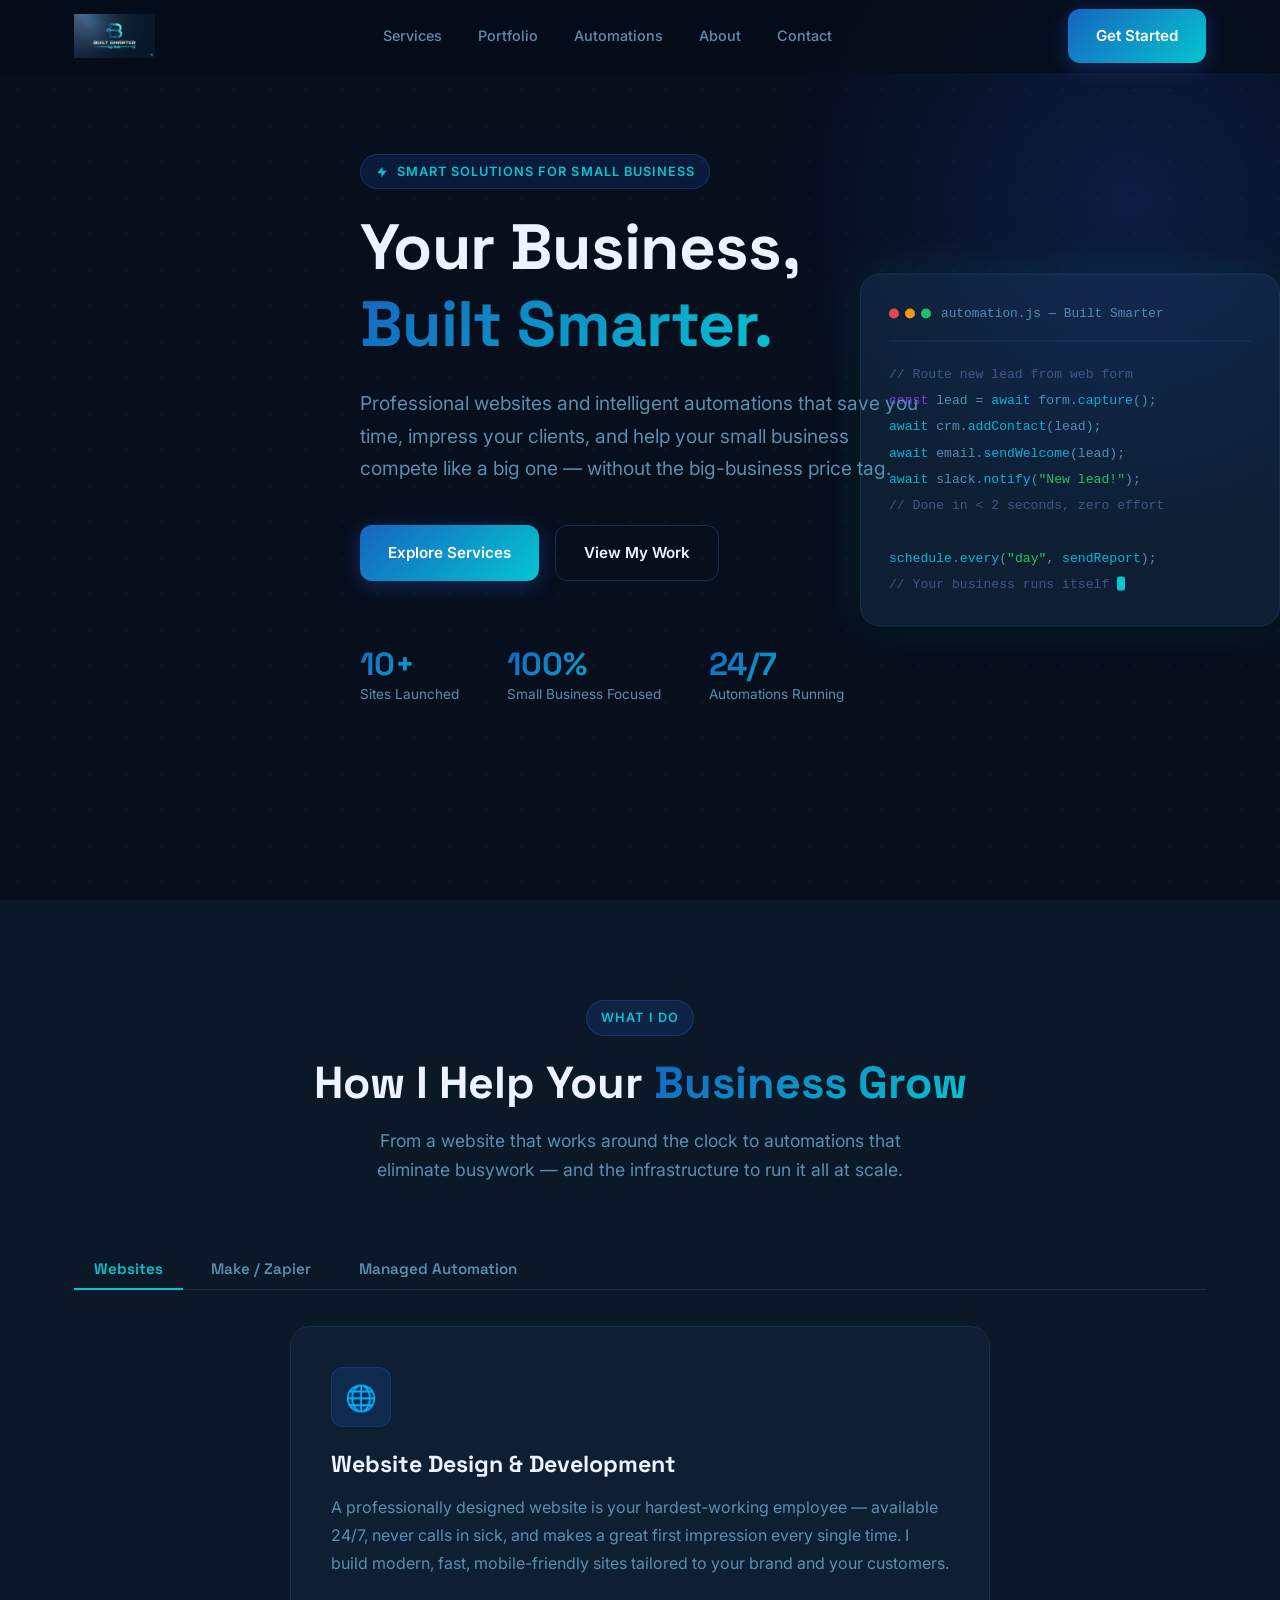
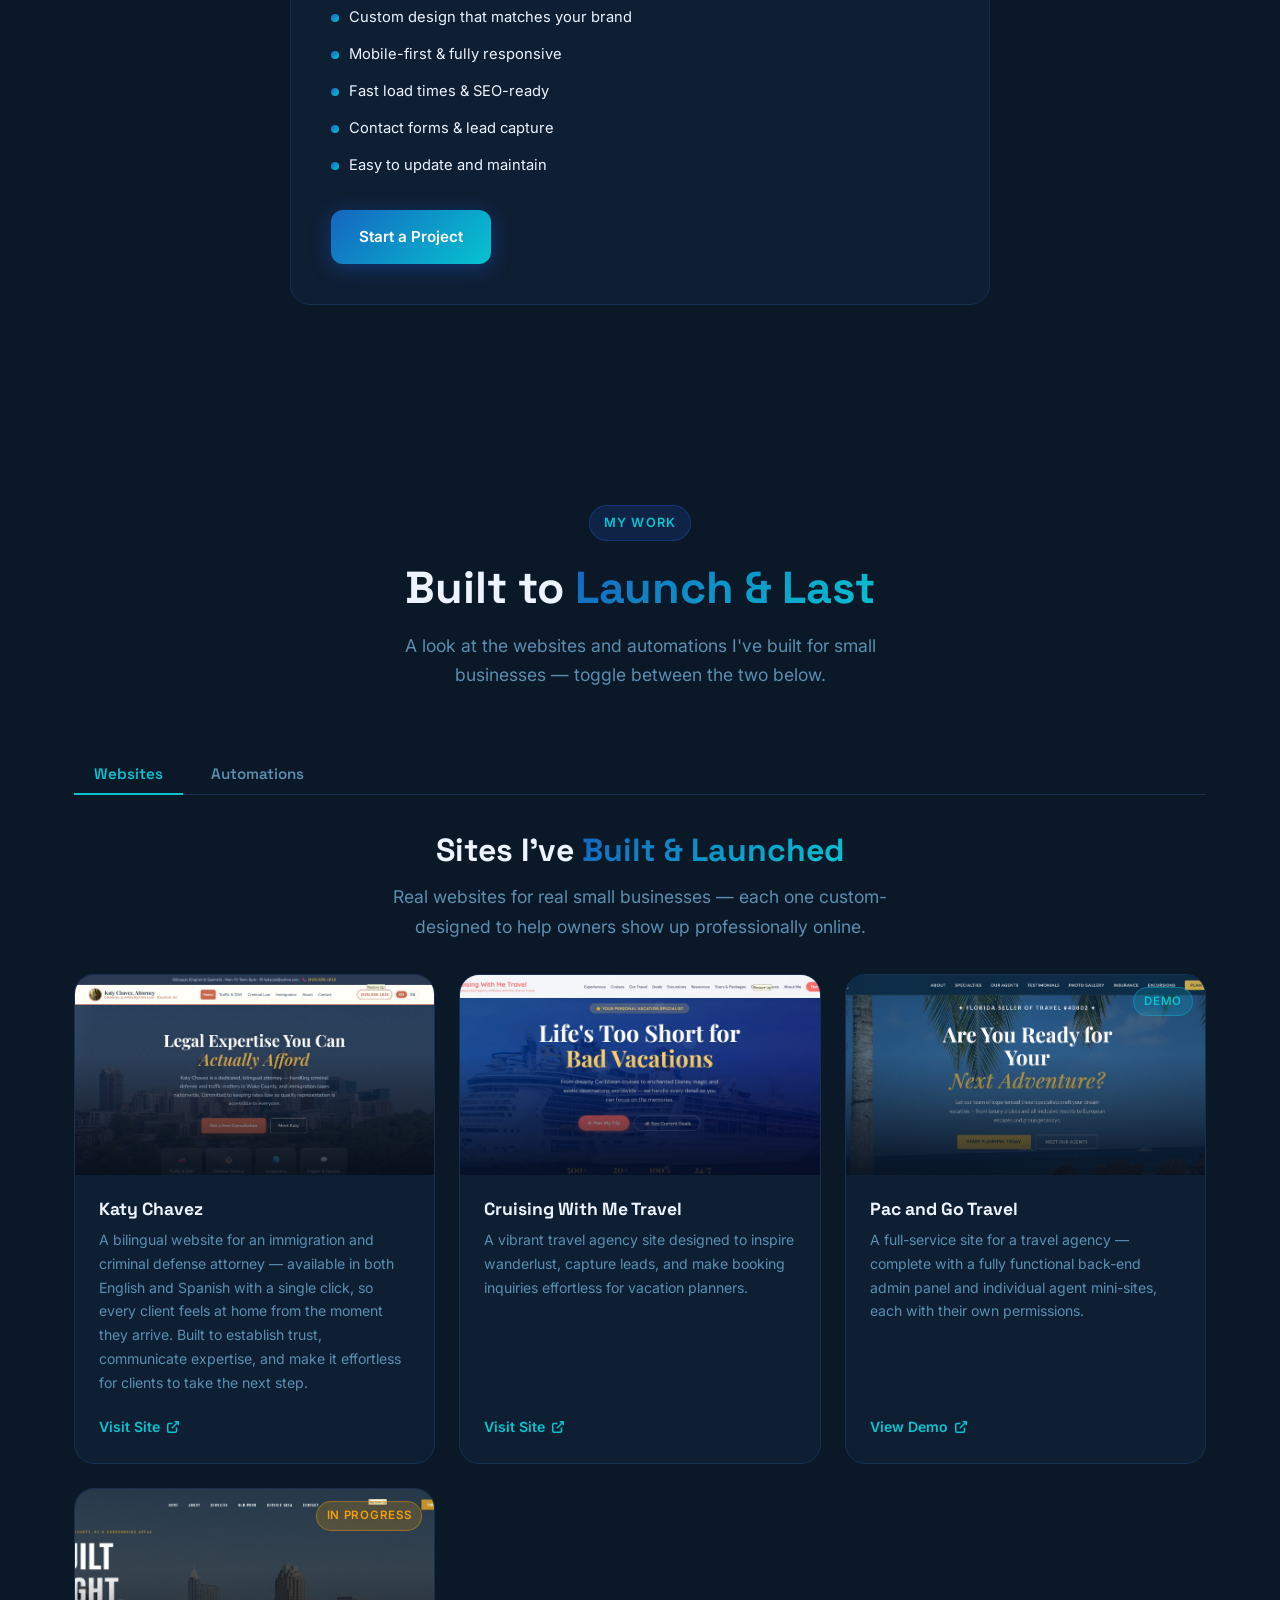
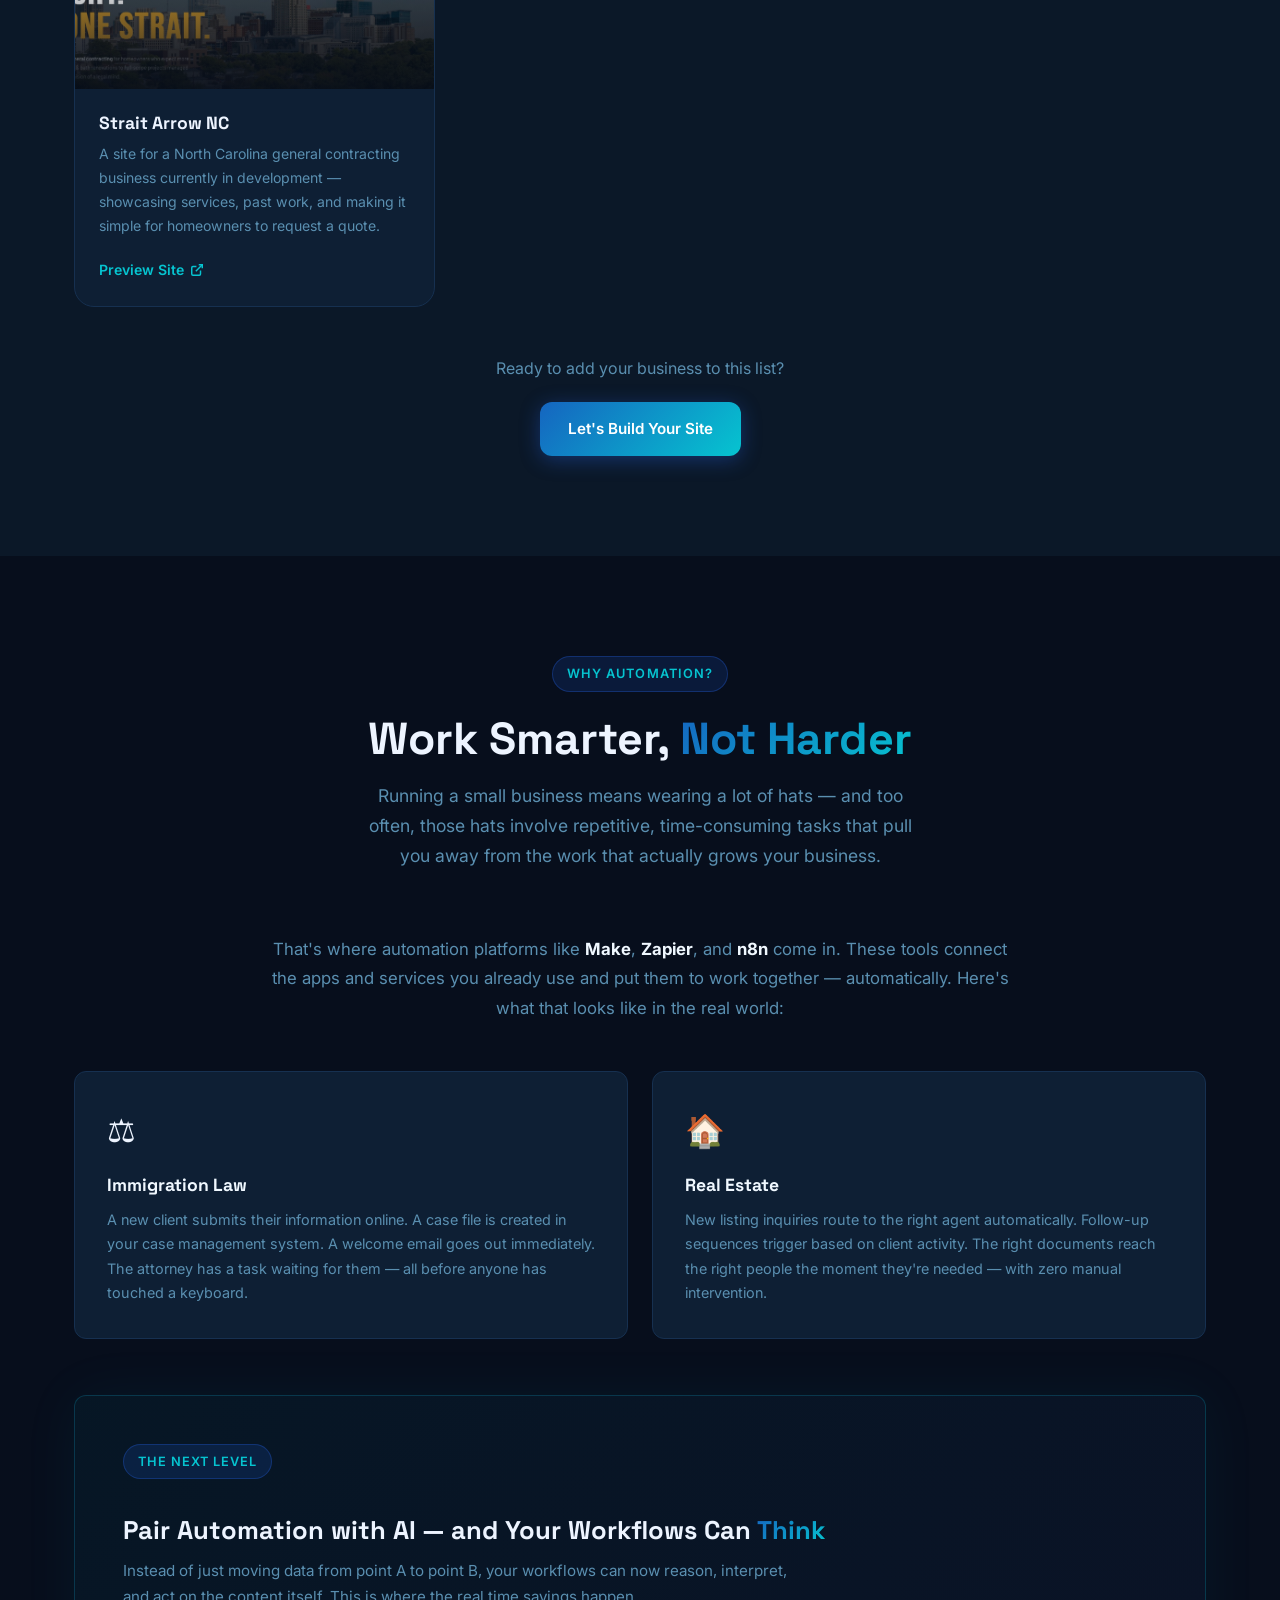
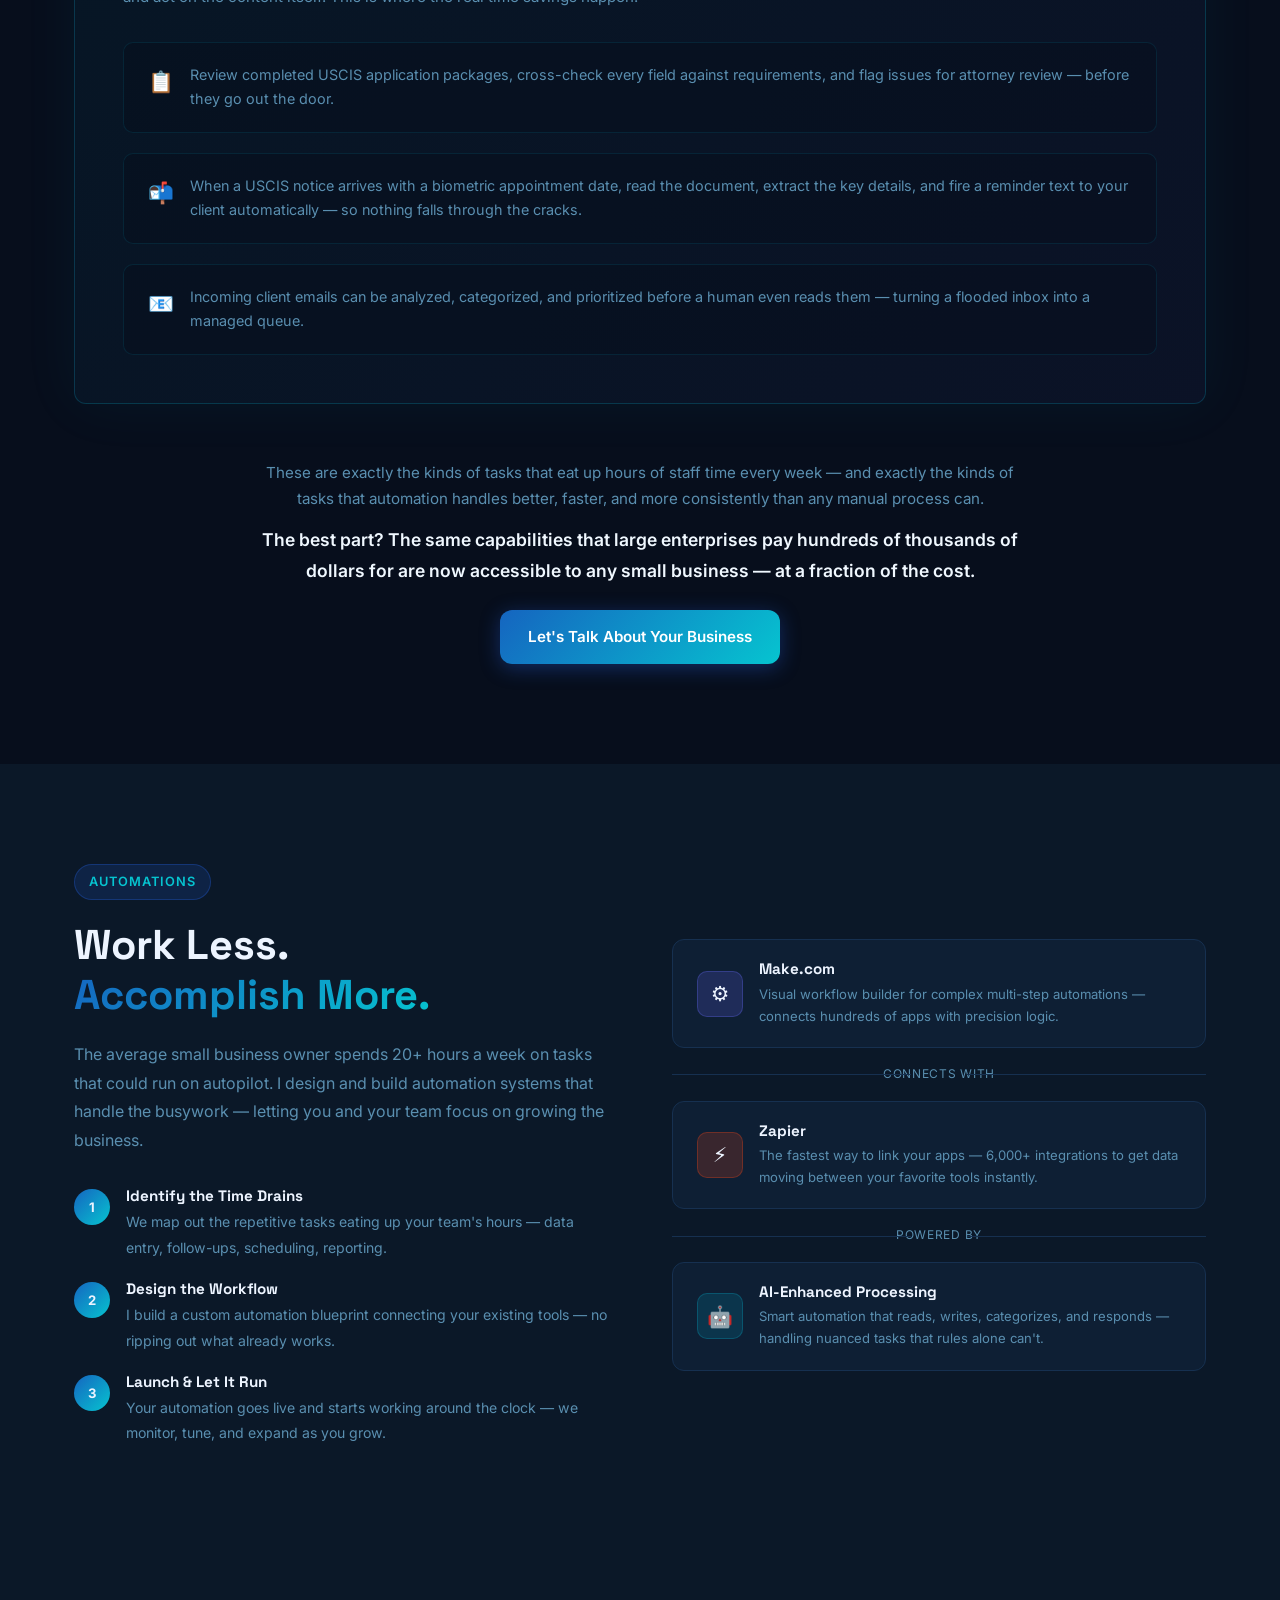
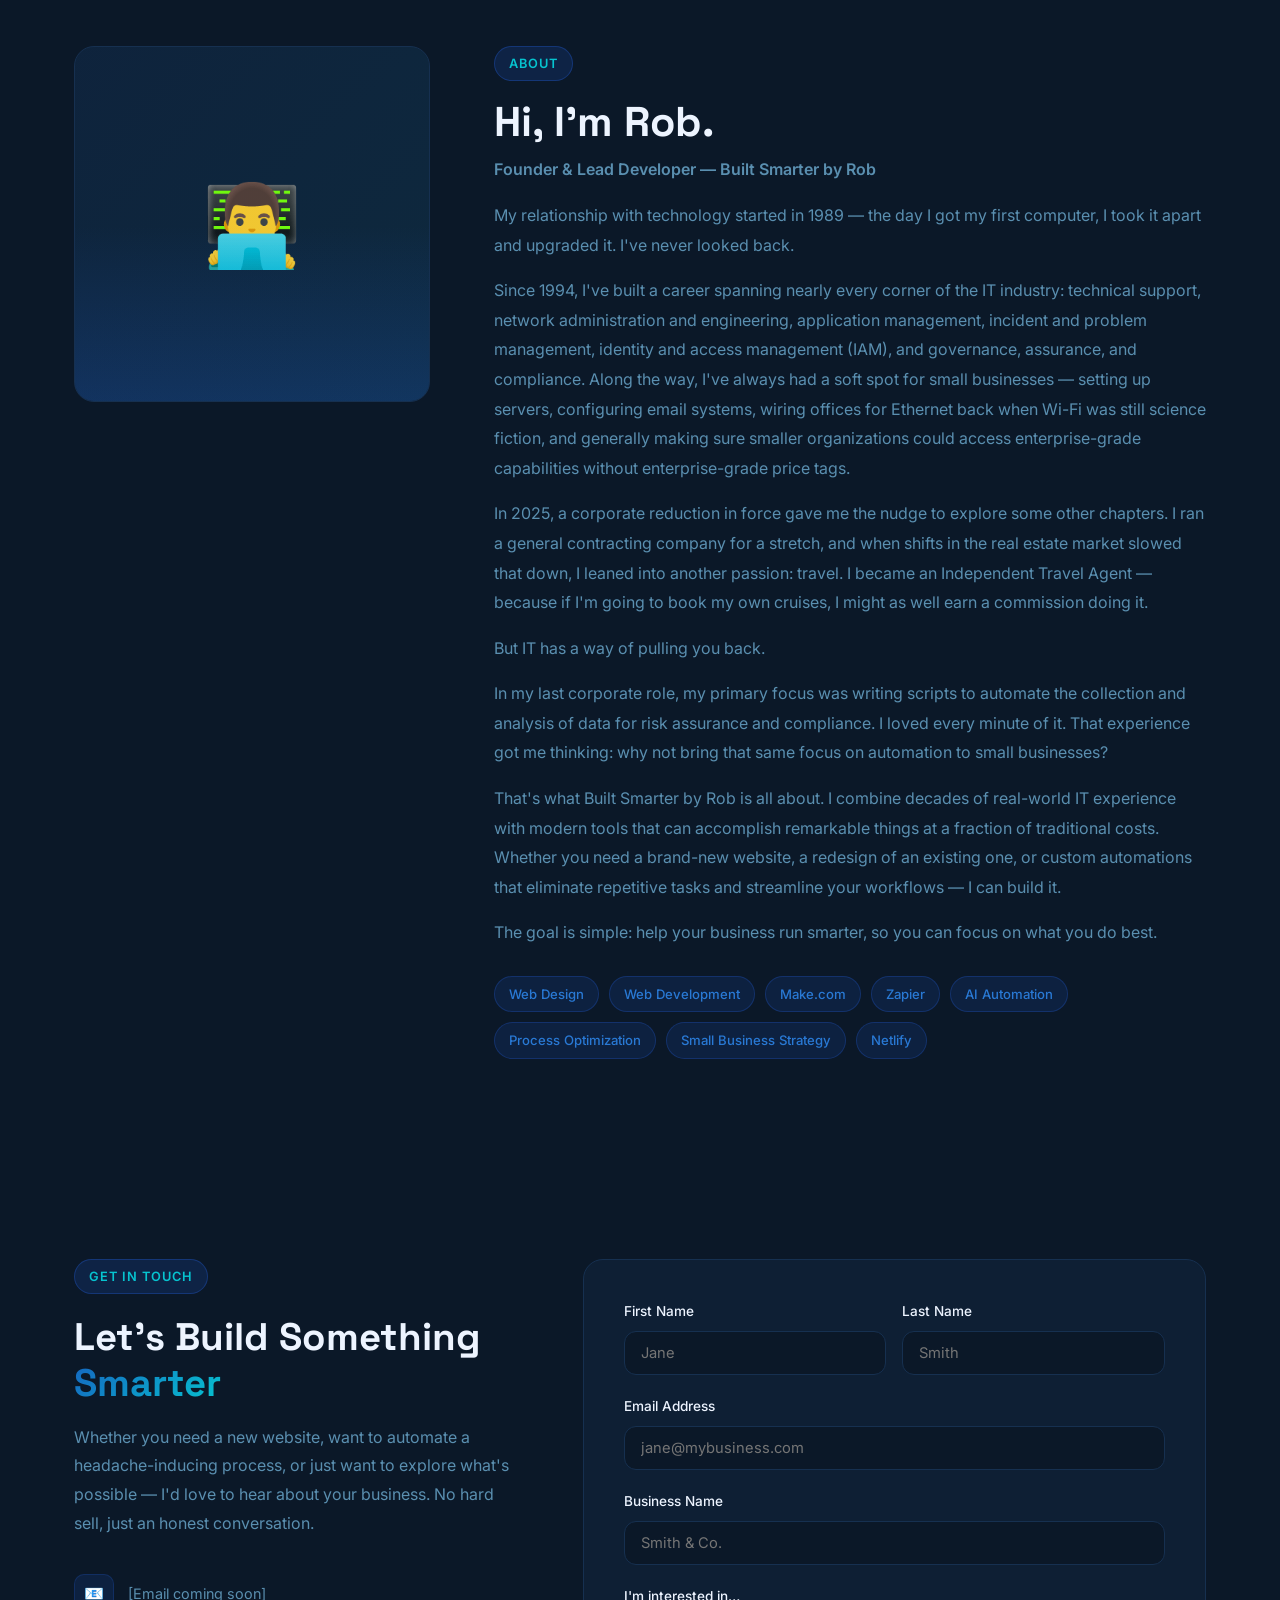
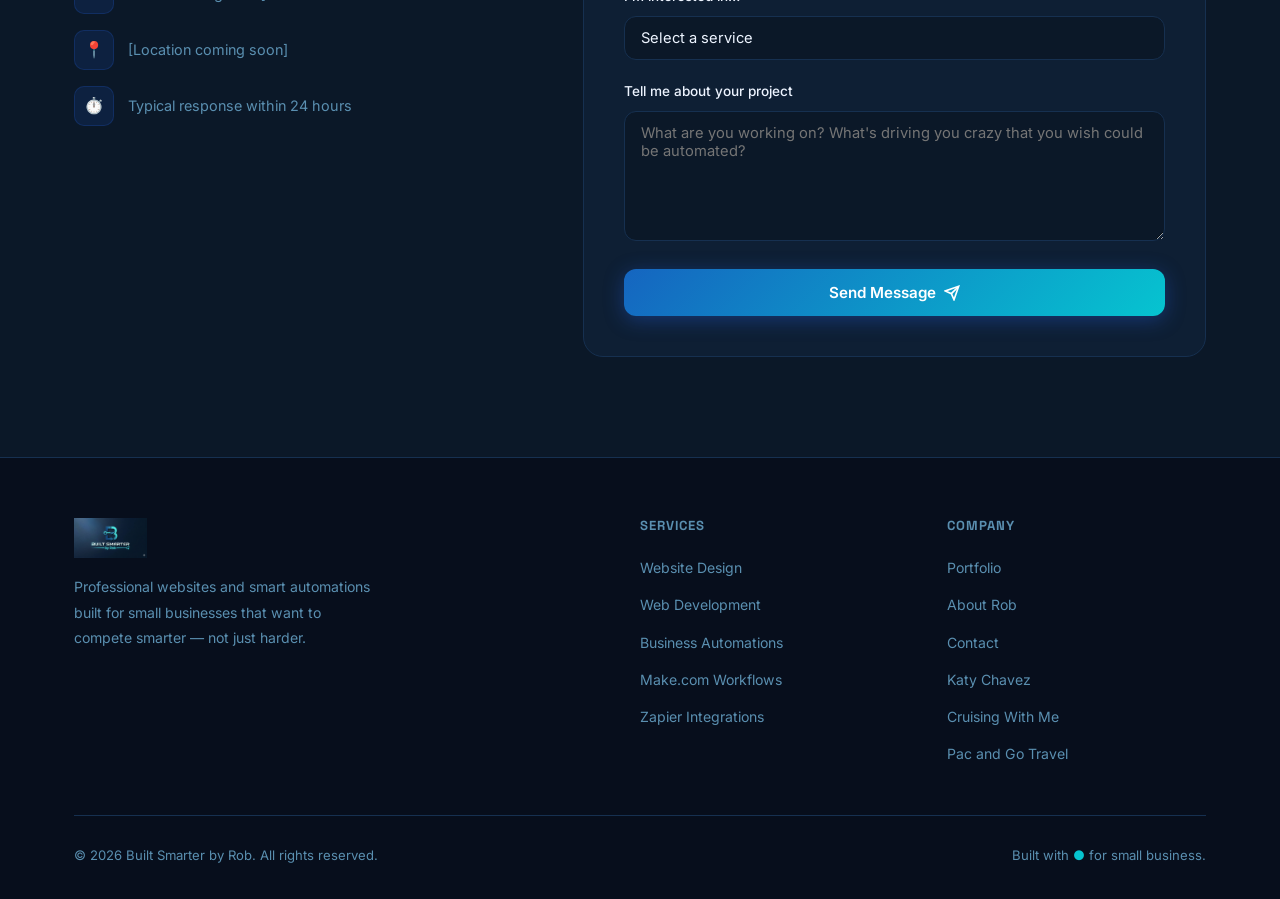
<file: index.html>
<!DOCTYPE html>
<html lang="en">
<head>
  <meta charset="UTF-8" />
  <meta name="viewport" content="width=device-width, initial-scale=1.0" />
  <meta name="description" content="Built Smarter by Rob — Professional websites and business automation solutions for small businesses. Modern design, smart workflows, real results." />
  <title>Built Smarter by Rob | Websites &amp; Automations for Small Business</title>

  <!-- Fonts -->
  <link rel="preconnect" href="https://fonts.googleapis.com" />
  <link rel="preconnect" href="https://fonts.gstatic.com" crossorigin />
  <link href="https://fonts.googleapis.com/css2?family=Space+Grotesk:wght@400;500;600;700;800&family=Inter:wght@400;500;600&display=swap" rel="stylesheet" />

  <link rel="stylesheet" href="css/styles.css" />
</head>
<body>

  <!-- ============================================================
       NAVIGATION
  ============================================================ -->
  <nav id="navbar">
    <div class="container nav-inner">
      <a href="#hero" class="logo">
        <img src="builtsmarterlogo.png" alt="Built Smarter by Rob" style="height:44px; width:auto;" />
      </a>

      <ul class="nav-links">
        <li><a href="#services">Services</a></li>
        <li><a href="#portfolio">Portfolio</a></li>
        <li><a href="#automations">Automations</a></li>
        <li><a href="#about">About</a></li>
        <li><a href="#contact">Contact</a></li>
      </ul>

      <a href="#contact" class="btn btn-primary nav-cta">Get Started</a>

      <button class="hamburger" id="hamburger" aria-label="Toggle menu">
        <span></span><span></span><span></span>
      </button>
    </div>

    <div class="mobile-menu" id="mobile-menu">
      <a href="#services"    onclick="closeMobileMenu()">Services</a>
      <a href="#portfolio"   onclick="closeMobileMenu()">Portfolio</a>
      <a href="#automations" onclick="closeMobileMenu()">Automations</a>
      <a href="#about"       onclick="closeMobileMenu()">About</a>
      <a href="#contact"     onclick="closeMobileMenu()">Contact</a>
      <a href="#contact" class="btn btn-primary" onclick="closeMobileMenu()">Get Started</a>
    </div>
  </nav>

  <!-- ============================================================
       HERO
  ============================================================ -->
  <section id="hero" class="section">
    <div class="container">
      <div class="hero-content">
        <div class="badge">
          <svg xmlns="http://www.w3.org/2000/svg" viewBox="0 0 24 24" fill="currentColor"><path d="M13 10V3L4 14h7v7l9-11h-7z"/></svg>
          Smart Solutions for Small Business
        </div>

        <h1>
          Your Business,<br />
          <span class="grad-text">Built Smarter.</span>
        </h1>

        <p>
          Professional websites and intelligent automations that save you time, impress your clients,
          and help your small business compete like a big one — without the big-business price tag.
        </p>

        <div class="hero-buttons">
          <a href="#services"  class="btn btn-primary">Explore Services</a>
          <a href="#portfolio" class="btn btn-outline">View My Work</a>
        </div>

        <div class="hero-stats">
          <div class="hero-stat">
            <h3>10+</h3>
            <p>Sites Launched</p>
          </div>
          <div class="hero-stat">
            <h3>100%</h3>
            <p>Small Business Focused</p>
          </div>
          <div class="hero-stat">
            <h3>24/7</h3>
            <p>Automations Running</p>
          </div>
        </div>
      </div>

      <!-- Floating tech card — hidden on mobile -->
      <div class="hero-visual">
        <div class="tech-card">
          <div class="tech-card-header">
            <div class="tc-dots">
              <span></span><span></span><span></span>
            </div>
            <span class="tc-title">automation.js — Built Smarter</span>
          </div>
          <div class="tc-body">
            <p class="tc-line"><span class="cm">// Route new lead from web form</span></p>
            <p class="tc-line"><span class="kw">const</span> lead = <span class="fn">await</span> form.<span class="fn">capture</span>();</p>
            <p class="tc-line"><span class="fn">await</span> crm.<span class="fn">addContact</span>(lead);</p>
            <p class="tc-line"><span class="fn">await</span> email.<span class="fn">sendWelcome</span>(lead);</p>
            <p class="tc-line"><span class="fn">await</span> slack.<span class="fn">notify</span>(<span class="str">"New lead!"</span>);</p>
            <p class="tc-line"><span class="cm">// Done in &lt; 2 seconds, zero effort</span></p>
            <p class="tc-line">&nbsp;</p>
            <p class="tc-line"><span class="fn">schedule</span>.<span class="fn">every</span>(<span class="str">"day"</span>, <span class="fn">sendReport</span>);</p>
            <p class="tc-line"><span class="cm">// Your business runs itself&nbsp;</span><span class="tc-cursor"></span></p>
          </div>
        </div>
      </div>
    </div>
  </section>

  <!-- ============================================================
       SERVICES
  ============================================================ -->
  <section id="services" class="section">
    <div class="container">
      <div class="section-header reveal">
        <div class="badge">What I Do</div>
        <h2>How I Help Your <span class="grad-text">Business Grow</span></h2>
        <p>From a website that works around the clock to automations that eliminate busywork — and the infrastructure to run it all at scale.</p>
      </div>

      <div class="portfolio-tabs reveal">
        <button class="tab-btn active" data-tab="svc-web">Websites</button>
        <button class="tab-btn" data-tab="svc-make">Make / Zapier</button>
        <button class="tab-btn" data-tab="svc-managed">Managed Automation</button>
      </div>

      <!-- Websites -->
      <div class="tab-panel active" id="tab-svc-web">
        <div class="svc-single">
          <div class="service-card reveal">
            <div class="service-icon">🌐</div>
            <h3>Website Design &amp; Development</h3>
            <p>
              A professionally designed website is your hardest-working employee — available 24/7,
              never calls in sick, and makes a great first impression every single time. I build
              modern, fast, mobile-friendly sites tailored to your brand and your customers.
            </p>
            <ul class="service-features">
              <li>Custom design that matches your brand</li>
              <li>Mobile-first &amp; fully responsive</li>
              <li>Fast load times &amp; SEO-ready</li>
              <li>Contact forms &amp; lead capture</li>
              <li>Easy to update and maintain</li>
            </ul>
            <a href="#contact" class="btn btn-primary">Start a Project</a>
          </div>
        </div>
      </div>

      <!-- Make / Zapier -->
      <div class="tab-panel" id="tab-svc-make">
        <div class="svc-single">
          <div class="service-card reveal">
            <div class="service-icon" style="background:rgba(6,182,212,.12); border-color:rgba(6,182,212,.25);">⚡</div>
            <h3>Business Process Automation</h3>
            <p>
              Stop wasting hours on repetitive tasks. I design and build smart workflows using Make.com
              and Zapier that handle data entry, follow-ups, notifications, reporting, and more —
              automatically — so your team can focus on work that actually moves the needle.
            </p>
            <ul class="service-features">
              <li>Lead capture &amp; CRM automation</li>
              <li>Email &amp; notification workflows</li>
              <li>Data sync across your apps</li>
              <li>AI-enhanced task handling</li>
              <li>Reporting &amp; scheduling automation</li>
            </ul>
            <div class="svc-ownership-note">
              <h5>Your Account. Your Automations. Your Rules.</h5>
              <p>
                Every workflow I build lives inside <em>your</em> Make or Zapier account, connected to your
                tools with your credentials. You'll need an active subscription with either platform — both
                offer free tiers to get started — and access to the apps you want to connect. When the
                project wraps up, the automation runs entirely on your infrastructure. You're not dependent
                on me to keep the lights on. Think of it as hiring a contractor to build in your own shop:
                when the job is done, what's built is yours, fully and permanently.
              </p>
            </div>
            <a href="#contact" class="btn btn-primary">Automate My Business</a>
          </div>
        </div>
      </div>

      <!-- Managed Automation -->
      <div class="tab-panel" id="tab-svc-managed">
        <div class="managed-layout reveal">

          <div class="managed-intro">
            <div class="service-icon" style="background:rgba(99,102,241,.12); border-color:rgba(99,102,241,.3); margin:0 auto 20px;">🔒</div>
            <h3>Managed Automation Hosting</h3>
            <p>
              AI and automation can save your business hours every week — but if you handle confidential
              information, <em>where</em> that data lives and travels matters as much as what the tools do.
              Managed Automation Hosting is built for businesses that can't afford to get this wrong.
            </p>
            <p>
              I provision a private <strong>n8n</strong> automation server on infrastructure <strong>you own</strong>,
              connected to AI services under enterprise terms. The result: the same productivity gains
              you'd get from popular AI tools, with a defensible answer to the question
              <em>"where does our client data go?"</em>
            </p>
          </div>

          <!-- Why this matters -->
          <div class="managed-why">
            <h4 class="managed-section-title">Why This Matters</h4>
            <p>
              Most popular AI and automation tools route your data through shared servers, retain it for
              years, or use it to train future models. For some businesses that's an inconvenience. For
              attorneys, healthcare providers, financial advisors, HR teams, and anyone bound by
              confidentiality obligations, it's a serious liability.
            </p>
            <p>
              <strong>For attorneys specifically:</strong> a 2026 federal ruling
              (<em>US v. Heppner</em>, S.D.N.Y.) confirmed that submitting client information to public AI
              platforms can be treated as a third-party disclosure — meaning attorney-client privilege can
              be waived the moment text is pasted into a free AI tool. ABA Model Rules <strong>1.1</strong> (competence),
              <strong>1.6</strong> (confidentiality), and <strong>5.3</strong> (vendor supervision) apply to every AI tool a
              firm uses. The architecture you choose determines whether your AI use is defensible.
            </p>
            <p>
              The same principles apply to anyone with a duty of care over client information — patient
              records, financial data, HR files, trade secrets. Convenience doesn't excuse exposure.
            </p>
          </div>

          <!-- Three Tiers of AI Risk -->
          <div class="ai-tiers">
            <h4 class="managed-section-title">The Three Tiers of AI Risk</h4>
            <div class="tier-grid">
              <div class="tier-card tier-red">
                <div class="tier-badge">High Risk</div>
                <h5>Public / Consumer AI</h5>
                <p class="tier-examples">ChatGPT Free &amp; Plus, Claude.ai Free/Pro, Gemini consumer</p>
                <ul>
                  <li>Data may be used to train future models</li>
                  <li>Multi-year retention possible</li>
                  <li>Counts as third-party disclosure</li>
                </ul>
                <p class="tier-verdict">Never with confidential data.</p>
              </div>
              <div class="tier-card tier-yellow">
                <div class="tier-badge">Conditional</div>
                <h5>Cloud Automation</h5>
                <p class="tier-examples">Zapier, Make.com</p>
                <ul>
                  <li>Data flows through vendor servers</li>
                  <li>SOC 2 / DPA available with paid tiers</li>
                  <li>Vendor staff have controlled access</li>
                </ul>
                <p class="tier-verdict">Fine for non-privileged work — admin, intake, scheduling.</p>
              </div>
              <div class="tier-card tier-green">
                <div class="tier-badge">Defensible</div>
                <h5>Self-Hosted + API</h5>
                <p class="tier-examples">n8n on your VPS + AI API on commercial terms</p>
                <ul>
                  <li>Data stays on infrastructure you control</li>
                  <li>API calls under commercial terms — no training, short retention</li>
                  <li>You own the logs, server, and deletion policy</li>
                </ul>
                <p class="tier-verdict">The architecture for confidential work.</p>
              </div>
            </div>
          </div>

          <!-- How it works -->
          <div class="managed-arch">
            <h4 class="managed-section-title">How It Works</h4>
            <div class="arch-flow">
              <div class="arch-step">
                <div class="arch-icon">🏢</div>
                <div class="arch-label">Your business</div>
              </div>
              <div class="arch-arrow">→</div>
              <div class="arch-step">
                <div class="arch-icon">🖥️</div>
                <div class="arch-label">Your private<br>n8n server</div>
              </div>
              <div class="arch-arrow">→</div>
              <div class="arch-step">
                <div class="arch-icon">🤖</div>
                <div class="arch-label">AI API<br>(commercial terms)</div>
              </div>
              <div class="arch-arrow">→</div>
              <div class="arch-step">
                <div class="arch-icon">📥</div>
                <div class="arch-label">Result back<br>to your server</div>
              </div>
            </div>
            <p class="arch-note">
              A closed loop. Client data never touches a consumer AI product. The AI call is governed by
              enterprise terms with no training and a short retention window. Logs, backups, and access
              controls live on infrastructure that belongs to you — not a third-party platform.
            </p>
          </div>

          <div class="managed-bottom">
            <div class="managed-includes">
              <h4>What's Included</h4>
              <ul class="service-features">
                <li>Private VPS provisioning (billed directly to you — no markup)</li>
                <li>n8n installation, SSL certificate &amp; security hardening</li>
                <li>Encrypted daily backups &amp; uptime monitoring</li>
                <li>Software updates, security patches &amp; ongoing maintenance</li>
                <li>Automation builds tailored to your workflows</li>
                <li>Documentation you can hand to a compliance officer or auditor</li>
              </ul>
            </div>
            <div class="managed-when">
              <h4>A Good Fit When&hellip;</h4>
              <ul class="service-features">
                <li>You handle confidential client data — legal, medical, financial, HR</li>
                <li>Your industry has confidentiality, privilege, or compliance obligations</li>
                <li>You want clear documentation for clients, auditors, or regulators</li>
                <li>You'd rather own your data than rent space on someone else's servers</li>
              </ul>
            </div>
          </div>

          <!-- Downloads -->
          <div class="managed-downloads">
            <h4 class="managed-section-title">Sample Documents &amp; Templates</h4>
            <p class="downloads-intro">
              Free starter templates you can use to build your own internal documentation. These same
              templates are included — fully customized to your business — with every Managed Automation
              Hosting engagement.
            </p>
            <div class="downloads-grid">
              <a href="downloads/data-processing-agreement-template.html" target="_blank" rel="noopener" class="download-card">
                <div class="download-icon">📄</div>
                <h5>Data Processing Agreement</h5>
                <p>Sample DPA covering data ownership, confidentiality, retention, and breach notification.</p>
                <span class="download-link">View Template →</span>
              </a>
              <a href="downloads/ai-use-policy-template.html" target="_blank" rel="noopener" class="download-card">
                <div class="download-icon">📋</div>
                <h5>Internal AI Use Policy</h5>
                <p>One-page template defining which AI tools your staff may use with what kinds of data.</p>
                <span class="download-link">View Template →</span>
              </a>
              <a href="downloads/attorney-engagement-letter-language.html" target="_blank" rel="noopener" class="download-card">
                <div class="download-icon">⚖️</div>
                <h5>Attorney Disclosure Language</h5>
                <p>Sample engagement-letter language for attorneys disclosing AI use to clients.</p>
                <span class="download-link">View Template →</span>
              </a>
            </div>
            <p class="downloads-disclaimer">
              These templates are provided for informational purposes only. They are not legal advice and
              should be reviewed and adapted by qualified counsel before use.
            </p>
          </div>

          <div style="text-align:center; margin-top:32px;">
            <a href="#contact" class="btn btn-primary">Talk About My Setup</a>
          </div>

        </div>
      </div>

    </div>
  </section>

  <!-- ============================================================
       PORTFOLIO
  ============================================================ -->
  <section id="portfolio" class="section" style="background: var(--surface);">
    <div class="container">
      <div class="section-header reveal">
        <div class="badge">My Work</div>
        <h2>Built to <span class="grad-text">Launch &amp; Last</span></h2>
        <p>A look at the websites and automations I've built for small businesses — toggle between the two below.</p>
      </div>

      <!-- Tab buttons -->
      <div class="portfolio-tabs reveal">
        <button class="tab-btn active" data-tab="websites">Websites</button>
        <button class="tab-btn" data-tab="automations">Automations</button>
      </div>

      <!-- Websites panel -->
      <div class="tab-panel active" id="tab-websites">
        <div class="section-header reveal" style="margin-bottom:32px;">
          <h3 style="font-size: clamp(1.5rem, 2.5vw, 2rem); margin-bottom: 12px;">Sites I've <span class="grad-text">Built &amp; Launched</span></h3>
          <p>Real websites for real small businesses — each one custom-designed to help owners show up professionally online.</p>
        </div>
        <div class="portfolio-grid">
          <!-- Site 1 -->
          <div class="portfolio-card reveal">
            <div class="portfolio-thumb" style="background-image: url('kcl.jpg'); background-size: cover; background-position: top center;">
              <div class="thumb-overlay"></div>
            </div>
            <div class="portfolio-body">
              <h3>Katy Chavez</h3>
              <p>A bilingual website for an immigration and criminal defense attorney — available in both English and Spanish with a single click, so every client feels at home from the moment they arrive. Built to establish trust, communicate expertise, and make it effortless for clients to take the next step.</p>
              <a href="https://www.katychavez.com" target="_blank" rel="noopener" class="portfolio-link">
                Visit Site
                <svg xmlns="http://www.w3.org/2000/svg" viewBox="0 0 24 24" fill="none" stroke="currentColor" stroke-width="2.5"><path d="M18 13v6a2 2 0 01-2 2H5a2 2 0 01-2-2V8a2 2 0 012-2h6"/><polyline points="15 3 21 3 21 9"/><line x1="10" y1="14" x2="21" y2="3"/></svg>
              </a>
            </div>
          </div>

          <!-- Site 2 -->
          <div class="portfolio-card reveal">
            <div class="portfolio-thumb" style="background-image: url('cwmtravel.jpg'); background-size: cover; background-position: top center;">
              <div class="thumb-overlay"></div>
            </div>
            <div class="portfolio-body">
              <h3>Cruising With Me Travel</h3>
              <p>A vibrant travel agency site designed to inspire wanderlust, capture leads, and make booking inquiries effortless for vacation planners.</p>
              <a href="https://www.cruisingwithmetravel.com" target="_blank" rel="noopener" class="portfolio-link">
                Visit Site
                <svg xmlns="http://www.w3.org/2000/svg" viewBox="0 0 24 24" fill="none" stroke="currentColor" stroke-width="2.5"><path d="M18 13v6a2 2 0 01-2 2H5a2 2 0 01-2-2V8a2 2 0 012-2h6"/><polyline points="15 3 21 3 21 9"/><line x1="10" y1="14" x2="21" y2="3"/></svg>
              </a>
            </div>
          </div>

          <!-- Site 3: Pac and Go Travel -->
          <div class="portfolio-card reveal">
            <div class="portfolio-thumb" style="background-image: url('pacandgosite.jpg'); background-size: cover; background-position: top center;">
              <div class="thumb-overlay"></div>
              <div class="wip-badge" style="background: rgba(6,182,212,.2); border-color: rgba(6,182,212,.4); color: var(--accent);">Demo</div>
            </div>
            <div class="portfolio-body">
              <h3>Pac and Go Travel</h3>
              <p>A full-service site for a travel agency — complete with a fully functional back-end admin panel and individual agent mini-sites, each with their own permissions.</p>
              <a href="https://pacandgo-travel-mockup.netlify.app/" target="_blank" rel="noopener" class="portfolio-link">
                View Demo
                <svg xmlns="http://www.w3.org/2000/svg" viewBox="0 0 24 24" fill="none" stroke="currentColor" stroke-width="2.5"><path d="M18 13v6a2 2 0 01-2 2H5a2 2 0 01-2-2V8a2 2 0 012-2h6"/><polyline points="15 3 21 3 21 9"/><line x1="10" y1="14" x2="21" y2="3"/></svg>
              </a>
            </div>
          </div>

          <!-- Site 4 (WIP) -->
          <div class="portfolio-card reveal">
            <div class="portfolio-thumb" style="background-image: url('straitarrow.jpg'); background-size: cover; background-position: top center;">
              <div class="thumb-overlay"></div>
              <div class="wip-badge">In Progress</div>
            </div>
            <div class="portfolio-body">
              <h3>Strait Arrow NC</h3>
              <p>A site for a North Carolina general contracting business currently in development — showcasing services, past work, and making it simple for homeowners to request a quote.</p>
              <a href="https://www.straitarrownc.com" target="_blank" rel="noopener" class="portfolio-link">
                Preview Site
                <svg xmlns="http://www.w3.org/2000/svg" viewBox="0 0 24 24" fill="none" stroke="currentColor" stroke-width="2.5"><path d="M18 13v6a2 2 0 01-2 2H5a2 2 0 01-2-2V8a2 2 0 012-2h6"/><polyline points="15 3 21 3 21 9"/><line x1="10" y1="14" x2="21" y2="3"/></svg>
              </a>
            </div>
          </div>
        </div>

        <div style="text-align:center; margin-top:48px;" class="reveal">
          <p style="color:var(--muted); margin-bottom:20px;">Ready to add your business to this list?</p>
          <a href="#contact" class="btn btn-primary">Let's Build Your Site</a>
        </div>
      </div>

      <!-- Automations panel -->
      <div class="tab-panel" id="tab-automations">
        <div class="section-header reveal" style="margin-bottom:32px;">
          <h3 style="font-size: clamp(1.5rem, 2.5vw, 2rem); margin-bottom: 12px;">Workflows That <span class="grad-text">Run Themselves</span></h3>
          <p>Automations don't have to be complex to be valuable. Some handle a dozen tasks at once; others — like the office visit tracker — do one small job that quietly takes time and stress off a team's plate, so workers can focus on what matters and still get the information they need.</p>
        </div>
        <div class="portfolio-grid">

          <!-- Automation 1: Proof Scanner -->
          <div class="auto-card reveal">
            <div class="auto-thumb workflow-thumb">
              <!-- Workflow: Watch Inbox → Detect Form → AI Scan → Report + Log -->
              <div class="wf-row">
                <div class="wf-node">
                  <div class="wf-icon">📧</div>
                  <div class="wf-label">Watch Inbox</div>
                </div>
                <div class="wf-line"></div>
                <div class="wf-node">
                  <div class="wf-icon">🏷️</div>
                  <div class="wf-label">Detect Form Type</div>
                </div>
                <div class="wf-line"></div>
                <div class="wf-node">
                  <div class="wf-icon">🤖</div>
                  <div class="wf-label">AI Analysis</div>
                </div>
              </div>
              <div class="wf-split">
                <div class="wf-branch">
                  <div class="wf-branch-line"></div>
                  <div class="wf-icon-sm">📋</div>
                  <div class="wf-label-sm">Correction Report</div>
                </div>
                <div class="wf-branch">
                  <div class="wf-branch-line"></div>
                  <div class="wf-icon-sm">📊</div>
                  <div class="wf-label-sm">Log to Sheet</div>
                </div>
              </div>
              <span class="auto-badge">Make.com + AI</span>
            </div>
            <div class="auto-body">
              <h3>USCIS Form Proof Scanner</h3>
              <p>Watches a dedicated inbox around the clock. When an email arrives with a recognized subject, the automation identifies the form type — Proof, DACA, AOS, and more — extracts the attachment, and routes it through an AI analysis engine that checks every field for errors, omissions, and missing signatures. The sender receives a detailed correction report within minutes, and every scan is automatically logged to a shared spreadsheet. Zero manual review. Nothing slips through.</p>
              <div class="auto-tags">
                <span class="auto-tag">Make.com</span>
                <span class="auto-tag">AI Analysis</span>
                <span class="auto-tag">Gmail</span>
                <span class="auto-tag">Google Sheets</span>
                <span class="auto-tag">USCIS Forms</span>
              </div>
            </div>
          </div>

          <!-- Automation 2: Telegram Office Watcher -->
          <div class="auto-card reveal">
            <div class="auto-thumb workflow-thumb">
              <!-- Workflow: Watch Chat → #office Filter → Parse Details → Log + Daily Email -->
              <div class="wf-row">
                <div class="wf-node">
                  <div class="wf-icon">💬</div>
                  <div class="wf-label">Watch Chat</div>
                </div>
                <div class="wf-line"></div>
                <div class="wf-node">
                  <div class="wf-icon">🏷️</div>
                  <div class="wf-label">#office Filter</div>
                </div>
                <div class="wf-line"></div>
                <div class="wf-node">
                  <div class="wf-icon">📝</div>
                  <div class="wf-label">Parse Details</div>
                </div>
              </div>
              <div class="wf-split">
                <div class="wf-branch">
                  <div class="wf-branch-line"></div>
                  <div class="wf-icon-sm">🗄️</div>
                  <div class="wf-label-sm">Log Visit</div>
                </div>
                <div class="wf-branch">
                  <div class="wf-branch-line"></div>
                  <div class="wf-icon-sm">📧</div>
                  <div class="wf-label-sm">4PM Digest</div>
                </div>
              </div>
              <span class="auto-badge">Make.com + Telegram</span>
            </div>
            <div class="auto-body">
              <h3>Office Visit Tracker</h3>
              <p>Monitors a Telegram group chat via webhook. When a staff member posts a message tagged with <strong>#office</strong>, the automation instantly parses the client name and any accompanying notes, then logs the visit to a live data store. At 4:00 PM every day, a scheduled scenario sweeps the store and fires a clean summary email — a complete list of everyone who walked through the door that day. Reception-level visibility, with zero reception overhead.</p>
              <div class="auto-tags">
                <span class="auto-tag">Make.com</span>
                <span class="auto-tag">Telegram</span>
                <span class="auto-tag">Webhook</span>
                <span class="auto-tag">Data Store</span>
                <span class="auto-tag">Scheduled Email</span>
              </div>
            </div>
          </div>

          <!-- Automation 3: Mail Scan & Sort -->
          <div class="auto-card reveal">
            <div class="auto-thumb workflow-thumb">
              <!-- Workflow diagram: Dropbox → PDF → AI → Branch (Client / Admin) -->
              <div class="wf-row">
                <div class="wf-node">
                  <div class="wf-icon">📦</div>
                  <div class="wf-label">Dropbox Scan</div>
                </div>
                <div class="wf-line"></div>
                <div class="wf-node">
                  <div class="wf-icon">📄</div>
                  <div class="wf-label">Extract PDF</div>
                </div>
                <div class="wf-line"></div>
                <div class="wf-node">
                  <div class="wf-icon">🤖</div>
                  <div class="wf-label">AI Analyze</div>
                </div>
              </div>
              <div class="wf-split">
                <div class="wf-branch">
                  <div class="wf-branch-line"></div>
                  <div class="wf-icon-sm">🗂️</div>
                  <div class="wf-label-sm">Client Folder</div>
                </div>
                <div class="wf-branch">
                  <div class="wf-branch-line"></div>
                  <div class="wf-icon-sm">📬</div>
                  <div class="wf-label-sm">Admin + Daily Email</div>
                </div>
              </div>
              <span class="auto-badge">Dropbox + AI</span>
            </div>
            <div class="auto-body">
              <h3>Intelligent Mail Scanner</h3>
              <p>When physical mail is scanned at a remote office and uploaded to Dropbox, the automation kicks in immediately — pulling each PDF, reading its contents, and using AI to determine whether it's client correspondence or administrative mail. Client documents are filed automatically into the correct Dropbox folder, creating a new client folder if one doesn't exist yet. Admin and personal mail is routed to a dedicated folder, and at the end of each day a digest email goes out with a summary of everything that arrived. A fully staffed mailroom, without the mailroom.</p>
              <div class="auto-tags">
                <span class="auto-tag">Make.com</span>
                <span class="auto-tag">Dropbox</span>
                <span class="auto-tag">AI Analysis</span>
                <span class="auto-tag">PDF Processing</span>
                <span class="auto-tag">Auto-Filing</span>
                <span class="auto-tag">Daily Digest</span>
              </div>
            </div>
          </div>

        </div>

        <div style="text-align:center; margin-top:48px;" class="reveal">
          <p style="color:var(--muted); margin-bottom:20px;">Have a process that's eating your team's time?</p>
          <a href="#contact" class="btn btn-primary">Let's Automate It</a>
        </div>
      </div>
    </div>
  </section>

  <!-- ============================================================
       WHY AUTOMATION
  ============================================================ -->
  <section id="why-automation" class="section">
    <div class="container">
      <div class="section-header reveal">
        <div class="badge">Why Automation?</div>
        <h2>Work Smarter, <span class="grad-text">Not Harder</span></h2>
        <p>Running a small business means wearing a lot of hats — and too often, those hats involve repetitive, time-consuming tasks that pull you away from the work that actually grows your business.</p>
      </div>

      <p class="wa-lead reveal">
        That's where automation platforms like <strong>Make</strong>, <strong>Zapier</strong>, and <strong>n8n</strong> come in. These tools connect the apps and services you already use and put them to work together — automatically. Here's what that looks like in the real world:
      </p>

      <div class="wa-examples reveal">
        <div class="wa-card">
          <div class="wa-card-icon">⚖️</div>
          <h4>Immigration Law</h4>
          <p>A new client submits their information online. A case file is created in your case management system. A welcome email goes out immediately. The attorney has a task waiting for them — all before anyone has touched a keyboard.</p>
        </div>
        <div class="wa-card">
          <div class="wa-card-icon">🏠</div>
          <h4>Real Estate</h4>
          <p>New listing inquiries route to the right agent automatically. Follow-up sequences trigger based on client activity. The right documents reach the right people the moment they're needed — with zero manual intervention.</p>
        </div>
      </div>

      <div class="wa-ai-callout reveal">
        <div class="wa-ai-header">
          <div class="badge">The Next Level</div>
          <h3>Pair Automation with AI — and Your Workflows Can <span class="grad-text">Think</span></h3>
          <p>Instead of just moving data from point A to point B, your workflows can now reason, interpret, and act on the content itself. This is where the real time savings happen.</p>
        </div>
        <ul class="wa-ai-list">
          <li>
            <span class="wa-ai-icon">📋</span>
            <span>Review completed USCIS application packages, cross-check every field against requirements, and flag issues for attorney review — before they go out the door.</span>
          </li>
          <li>
            <span class="wa-ai-icon">📬</span>
            <span>When a USCIS notice arrives with a biometric appointment date, read the document, extract the key details, and fire a reminder text to your client automatically — so nothing falls through the cracks.</span>
          </li>
          <li>
            <span class="wa-ai-icon">📧</span>
            <span>Incoming client emails can be analyzed, categorized, and prioritized before a human even reads them — turning a flooded inbox into a managed queue.</span>
          </li>
        </ul>
      </div>

      <div class="wa-closing reveal">
        <p>
          These are exactly the kinds of tasks that eat up hours of staff time every week — and exactly the kinds of tasks that automation handles better, faster, and more consistently than any manual process can.
        </p>
        <p class="wa-closing-kicker">
          The best part? The same capabilities that large enterprises pay hundreds of thousands of dollars for are now accessible to any small business — at a fraction of the cost.
        </p>
        <a href="#contact" class="btn btn-primary" style="margin-top:12px;">Let's Talk About Your Business</a>
      </div>
    </div>
  </section>

  <!-- ============================================================
       AUTOMATIONS
  ============================================================ -->
  <section id="automations" class="section">
    <div class="container">
      <div class="auto-layout">
        <div class="auto-content reveal">
          <div class="badge">Automations</div>
          <h2>Work Less.<br /><span class="grad-text">Accomplish More.</span></h2>
          <p>
            The average small business owner spends 20+ hours a week on tasks that could run
            on autopilot. I design and build automation systems that handle the busywork —
            letting you and your team focus on growing the business.
          </p>

          <div class="auto-steps">
            <div class="auto-step">
              <div class="step-num">1</div>
              <div>
                <h4>Identify the Time Drains</h4>
                <p>We map out the repetitive tasks eating up your team's hours — data entry, follow-ups, scheduling, reporting.</p>
              </div>
            </div>
            <div class="auto-step">
              <div class="step-num">2</div>
              <div>
                <h4>Design the Workflow</h4>
                <p>I build a custom automation blueprint connecting your existing tools — no ripping out what already works.</p>
              </div>
            </div>
            <div class="auto-step">
              <div class="step-num">3</div>
              <div>
                <h4>Launch &amp; Let It Run</h4>
                <p>Your automation goes live and starts working around the clock — we monitor, tune, and expand as you grow.</p>
              </div>
            </div>
          </div>
        </div>

        <div class="tool-stack reveal">
          <div class="tool-card">
            <div class="tool-logo make">⚙️</div>
            <div class="tool-info">
              <h4>Make.com</h4>
              <p>Visual workflow builder for complex multi-step automations — connects hundreds of apps with precision logic.</p>
            </div>
          </div>
          <div class="tool-connector">connects with</div>
          <div class="tool-card">
            <div class="tool-logo zapier">⚡</div>
            <div class="tool-info">
              <h4>Zapier</h4>
              <p>The fastest way to link your apps — 6,000+ integrations to get data moving between your favorite tools instantly.</p>
            </div>
          </div>
          <div class="tool-connector">powered by</div>
          <div class="tool-card">
            <div class="tool-logo ai">🤖</div>
            <div class="tool-info">
              <h4>AI-Enhanced Processing</h4>
              <p>Smart automation that reads, writes, categorizes, and responds — handling nuanced tasks that rules alone can't.</p>
            </div>
          </div>
        </div>
      </div>
    </div>
  </section>

  <!-- ============================================================
       ABOUT
  ============================================================ -->
  <section id="about" class="section" style="background: var(--surface);">
    <div class="container">
      <div class="about-layout">
        <div class="about-avatar reveal">
          <div class="avatar-frame">
            👨‍💻
            <div class="avatar-glow"></div>
          </div>
        </div>

        <div class="about-content reveal">
          <div class="badge">About</div>
          <h2>Hi, I'm Rob.</h2>
          <p class="about-role">Founder &amp; Lead Developer — Built Smarter by Rob</p>

          <p>
            My relationship with technology started in 1989 — the day I got my first computer, I took it apart and upgraded it. I've never looked back.
          </p>
          <p>
            Since 1994, I've built a career spanning nearly every corner of the IT industry: technical support, network administration and engineering, application management, incident and problem management, identity and access management (IAM), and governance, assurance, and compliance. Along the way, I've always had a soft spot for small businesses — setting up servers, configuring email systems, wiring offices for Ethernet back when Wi-Fi was still science fiction, and generally making sure smaller organizations could access enterprise-grade capabilities without enterprise-grade price tags.
          </p>
          <p>
            In 2025, a corporate reduction in force gave me the nudge to explore some other chapters. I ran a general contracting company for a stretch, and when shifts in the real estate market slowed that down, I leaned into another passion: travel. I became an Independent Travel Agent — because if I'm going to book my own cruises, I might as well earn a commission doing it.
          </p>
          <p>
            But IT has a way of pulling you back.
          </p>
          <p>
            In my last corporate role, my primary focus was writing scripts to automate the collection and analysis of data for risk assurance and compliance. I loved every minute of it. That experience got me thinking: why not bring that same focus on automation to small businesses?
          </p>
          <p>
            That's what Built Smarter by Rob is all about. I combine decades of real-world IT experience with modern tools that can accomplish remarkable things at a fraction of traditional costs. Whether you need a brand-new website, a redesign of an existing one, or custom automations that eliminate repetitive tasks and streamline your workflows — I can build it.
          </p>
          <p>
            The goal is simple: help your business run smarter, so you can focus on what you do best.
          </p>

          <div class="about-skills">
            <span class="skill-tag">Web Design</span>
            <span class="skill-tag">Web Development</span>
            <span class="skill-tag">Make.com</span>
            <span class="skill-tag">Zapier</span>
            <span class="skill-tag">AI Automation</span>
            <span class="skill-tag">Process Optimization</span>
            <span class="skill-tag">Small Business Strategy</span>
            <span class="skill-tag">Netlify</span>
          </div>
        </div>
      </div>
    </div>
  </section>

  <!-- ============================================================
       CONTACT
  ============================================================ -->
  <section id="contact" class="section">
    <div class="container">
      <div class="contact-layout">
        <div class="contact-info reveal">
          <div class="badge">Get in Touch</div>
          <h2>Let's Build Something <span class="grad-text">Smarter</span></h2>
          <p>
            Whether you need a new website, want to automate a headache-inducing process, or just
            want to explore what's possible — I'd love to hear about your business. No hard sell,
            just an honest conversation.
          </p>

          <div class="contact-methods">
            <div class="contact-method">
              <div class="cm-icon">📧</div>
              <span>[Email coming soon]</span>
            </div>
            <div class="contact-method">
              <div class="cm-icon">📍</div>
              <span>[Location coming soon]</span>
            </div>
            <div class="contact-method">
              <div class="cm-icon">⏱️</div>
              <span>Typical response within 24 hours</span>
            </div>
          </div>
        </div>

        <div class="contact-form reveal">
          <form id="contact-form" name="contact" method="POST" data-netlify="true" data-netlify-honeypot="bot-field" action="/thank-you.html" novalidate>
            <input type="hidden" name="form-name" value="contact" />
            <p style="display:none;"><input name="bot-field" /></p>
            <div class="form-row">
              <div class="form-group">
                <label for="fname">First Name</label>
                <input type="text" id="fname" name="fname" placeholder="Jane" required />
              </div>
              <div class="form-group">
                <label for="lname">Last Name</label>
                <input type="text" id="lname" name="lname" placeholder="Smith" required />
              </div>
            </div>

            <div class="form-group">
              <label for="email">Email Address</label>
              <input type="email" id="email" name="email" placeholder="jane@mybusiness.com" required />
            </div>

            <div class="form-group">
              <label for="business">Business Name</label>
              <input type="text" id="business" name="business" placeholder="Smith &amp; Co." />
            </div>

            <div class="form-group">
              <label for="service">I'm interested in…</label>
              <select id="service" name="service">
                <option value="">Select a service</option>
                <option value="website">Website Design &amp; Development</option>
                <option value="automation">Business Automations</option>
                <option value="both">Both — Website &amp; Automations</option>
                <option value="other">Not sure yet — let's talk</option>
              </select>
            </div>

            <div class="form-group">
              <label for="message">Tell me about your project</label>
              <textarea id="message" name="message" placeholder="What are you working on? What's driving you crazy that you wish could be automated?"></textarea>
            </div>

            <button type="submit" class="btn btn-primary" style="width:100%; justify-content:center;">
              Send Message
              <svg xmlns="http://www.w3.org/2000/svg" width="16" height="16" viewBox="0 0 24 24" fill="none" stroke="currentColor" stroke-width="2.5"><line x1="22" y1="2" x2="11" y2="13"/><polygon points="22 2 15 22 11 13 2 9 22 2"/></svg>
            </button>
            <div class="form-status" id="form-status"></div>
          </form>
        </div>
      </div>
    </div>
  </section>

  <!-- ============================================================
       FOOTER
  ============================================================ -->
  <footer id="footer">
    <div class="container">
      <div class="footer-top">
        <div class="footer-brand">
          <a href="#hero" class="logo">
            <img src="builtsmarterlogo.png" alt="Built Smarter by Rob" style="height:40px; width:auto;" />
          </a>
          <p style="margin-top:16px;">
            Professional websites and smart automations built for small businesses that want to
            compete smarter — not just harder.
          </p>
        </div>

        <div class="footer-col">
          <h4>Services</h4>
          <ul>
            <li><a href="#services">Website Design</a></li>
            <li><a href="#services">Web Development</a></li>
            <li><a href="#automations">Business Automations</a></li>
            <li><a href="#automations">Make.com Workflows</a></li>
            <li><a href="#automations">Zapier Integrations</a></li>
          </ul>
        </div>

        <div class="footer-col">
          <h4>Company</h4>
          <ul>
            <li><a href="#portfolio">Portfolio</a></li>
            <li><a href="#about">About Rob</a></li>
            <li><a href="#contact">Contact</a></li>
            <li><a href="https://www.katychavez.com" target="_blank" rel="noopener">Katy Chavez</a></li>
            <li><a href="https://www.cruisingwithmetravel.com" target="_blank" rel="noopener">Cruising With Me</a></li>
            <li><a href="https://pacandgo-travel-mockup.netlify.app/" target="_blank" rel="noopener">Pac and Go Travel</a></li>
          </ul>
        </div>
      </div>

      <div class="footer-bottom">
        <p>&copy; <span id="year"></span> Built Smarter by Rob. All rights reserved.</p>
        <p>Built with <span style="color:var(--accent);">&#9679;</span> for small business.</p>
      </div>
    </div>
  </footer>

  <script src="js/main.js"></script>
</body>
</html>
</file>
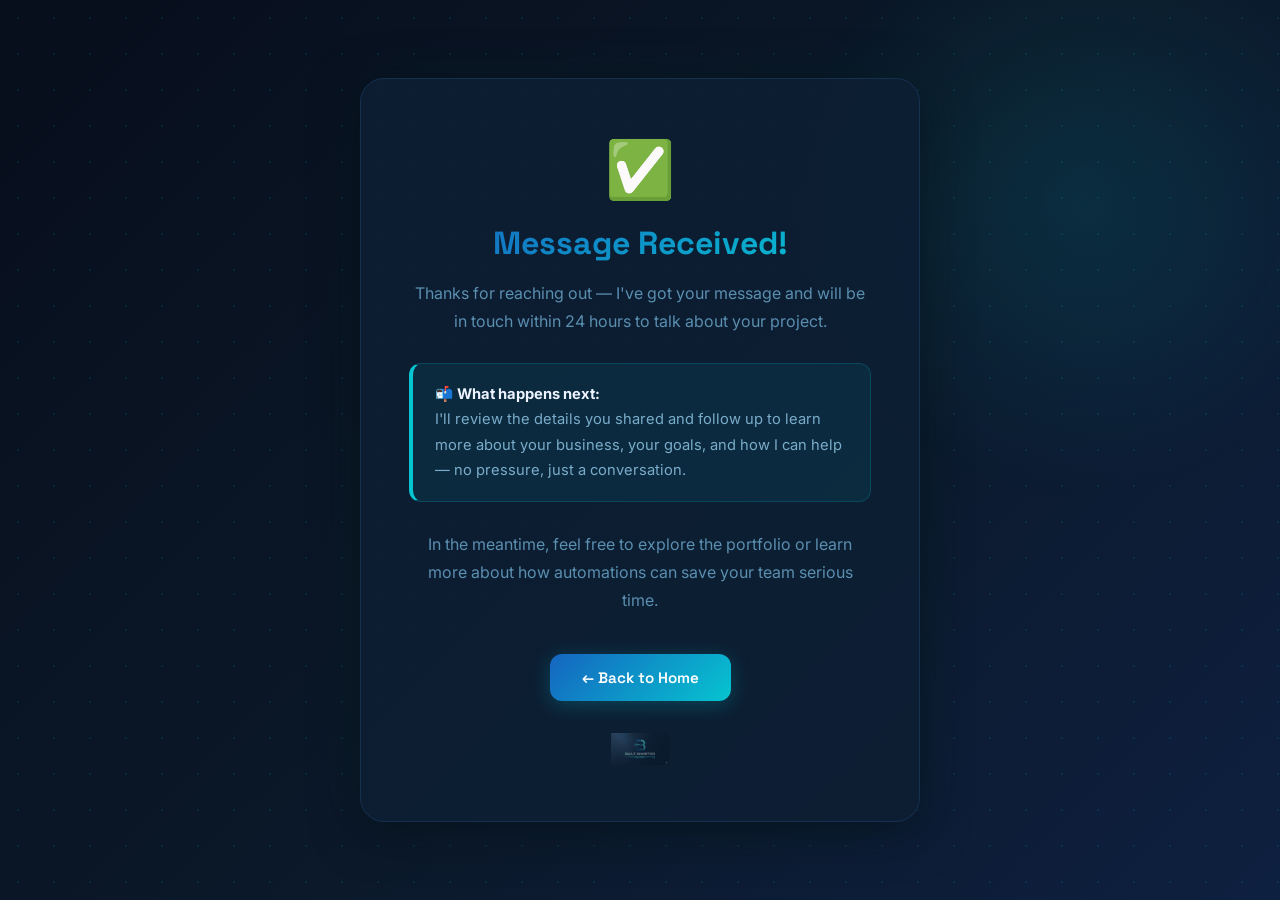
<file: thank-you.html>
<!DOCTYPE html>
<html lang="en">
<head>
  <meta charset="UTF-8" />
  <meta name="viewport" content="width=device-width, initial-scale=1.0" />
  <title>Message Received | Built Smarter by Rob</title>
  <meta name="robots" content="noindex, nofollow" />
  <link rel="preconnect" href="https://fonts.googleapis.com" />
  <link href="https://fonts.googleapis.com/css2?family=Space+Grotesk:wght@400;600;700;800&family=Inter:wght@400;500;600&display=swap" rel="stylesheet" />

  <style>
    *, *::before, *::after { box-sizing: border-box; margin: 0; padding: 0; }

    body {
      font-family: 'Inter', sans-serif;
      background: linear-gradient(135deg, #070e1c 0%, #0b1828 50%, #0e2040 100%);
      min-height: 100vh;
      display: flex;
      align-items: center;
      justify-content: center;
      padding: 24px;
      position: relative;
      overflow: hidden;
    }

    /* dot grid texture */
    body::before {
      content: '';
      position: fixed;
      inset: 0;
      background-image: radial-gradient(circle, rgba(6,196,208,.1) 1px, transparent 1px);
      background-size: 36px 36px;
      pointer-events: none;
    }

    /* glow orb */
    body::after {
      content: '';
      position: fixed;
      width: 600px; height: 600px;
      background: radial-gradient(circle, rgba(6,196,208,.12) 0%, transparent 70%);
      top: -100px; right: -100px;
      border-radius: 50%;
      pointer-events: none;
    }

    .card {
      background: rgba(14, 31, 52, 0.92);
      border: 1px solid #163050;
      border-radius: 24px;
      padding: 56px 48px;
      max-width: 560px;
      width: 100%;
      text-align: center;
      box-shadow: 0 8px 48px rgba(0,0,0,.5), 0 0 60px rgba(6,196,208,.08);
      position: relative;
      z-index: 1;
    }

    .icon {
      font-size: 3.5rem;
      margin-bottom: 20px;
      display: block;
    }

    h1 {
      font-family: 'Space Grotesk', sans-serif;
      font-size: 2rem;
      font-weight: 800;
      background: linear-gradient(135deg, #1565c0, #06c4d0);
      -webkit-background-clip: text;
      -webkit-text-fill-color: transparent;
      background-clip: text;
      margin-bottom: 16px;
    }

    p {
      color: #5a8fb0;
      font-size: 1rem;
      line-height: 1.75;
      margin-bottom: 12px;
    }

    .highlight {
      background: rgba(6,196,208,.08);
      border: 1px solid rgba(6,196,208,.2);
      border-left: 4px solid #06c4d0;
      border-radius: 12px;
      padding: 18px 22px;
      margin: 28px 0;
      text-align: left;
      font-size: .92rem;
      color: #7aacca;
      line-height: 1.7;
    }

    .btn {
      display: inline-flex;
      align-items: center;
      gap: 8px;
      background: linear-gradient(135deg, #1565c0, #06c4d0);
      color: #fff;
      padding: 14px 32px;
      border-radius: 12px;
      text-decoration: none;
      font-family: 'Space Grotesk', sans-serif;
      font-weight: 600;
      font-size: .95rem;
      margin-top: 28px;
      box-shadow: 0 4px 20px rgba(6,196,208,.25);
      transition: transform .2s ease, box-shadow .2s ease;
    }
    .btn:hover { transform: translateY(-2px); box-shadow: 0 8px 32px rgba(6,196,208,.4); }

    .logo-link {
      display: flex;
      align-items: center;
      justify-content: center;
      margin-top: 32px;
      opacity: .5;
      transition: opacity .2s;
      text-decoration: none;
    }
    .logo-link:hover { opacity: .8; }
    .logo-link img { height: 32px; width: auto; }

    /* floating home button */
    .float-home {
      position: fixed; bottom: 28px; right: 24px; z-index: 999;
      background: rgba(21,101,192,.85);
      backdrop-filter: blur(8px);
      color: #fff;
      padding: 10px 20px;
      border-radius: 50px;
      font-family: 'Inter', sans-serif;
      font-weight: 600;
      font-size: .85rem;
      text-decoration: none;
      display: flex;
      align-items: center;
      gap: 7px;
      box-shadow: 0 4px 20px rgba(6,196,208,.3);
      opacity: 0;
      transform: translateY(12px);
      transition: opacity .3s ease, transform .3s ease;
      pointer-events: none;
    }
    .float-home.visible { opacity: 1; transform: translateY(0); pointer-events: auto; }
    .float-home:hover { background: rgba(21,101,192,1); }
  </style>
</head>
<body>
  <div class="card">
    <span class="icon">✅</span>
    <h1>Message Received!</h1>
    <p>Thanks for reaching out — I've got your message and will be in touch within 24 hours to talk about your project.</p>

    <div class="highlight">
      📬 <strong style="color:#edf4ff;">What happens next:</strong><br />
      I'll review the details you shared and follow up to learn more about your business, your goals, and how I can help — no pressure, just a conversation.
    </div>

    <p>In the meantime, feel free to explore the portfolio or learn more about how automations can save your team serious time.</p>

    <a href="index.html" class="btn">
      ← Back to Home
    </a>

    <a href="index.html" class="logo-link">
      <img src="builtsmarterlogo.png" alt="Built Smarter by Rob" />
    </a>
  </div>

  <a href="index.html" class="float-home" id="float-home" aria-label="Go to homepage">🏠 Home</a>

  <script>
    (function() {
      var btn = document.getElementById('float-home');
      if (!btn) return;
      window.addEventListener('scroll', function() {
        btn.classList.toggle('visible', window.scrollY > 300);
      }, { passive: true });
    })();
  </script>
</body>
</html>
</file>
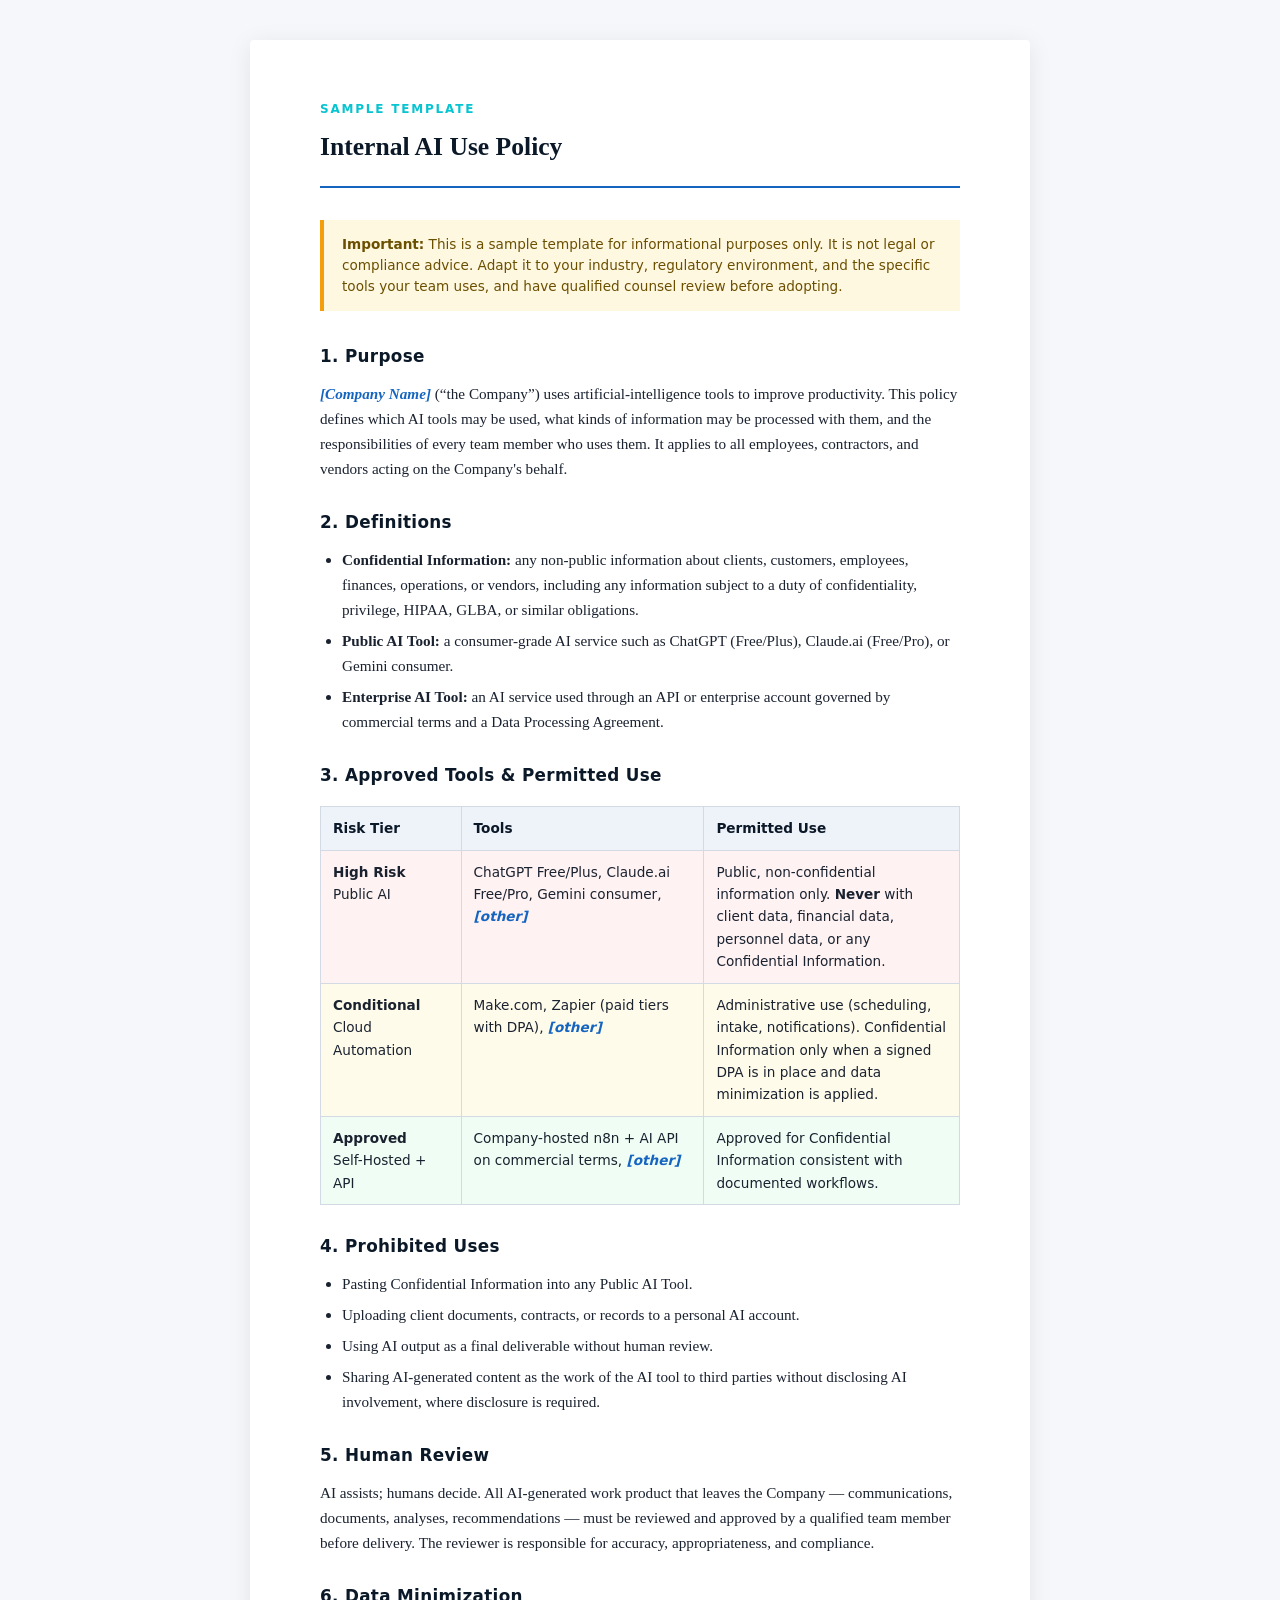
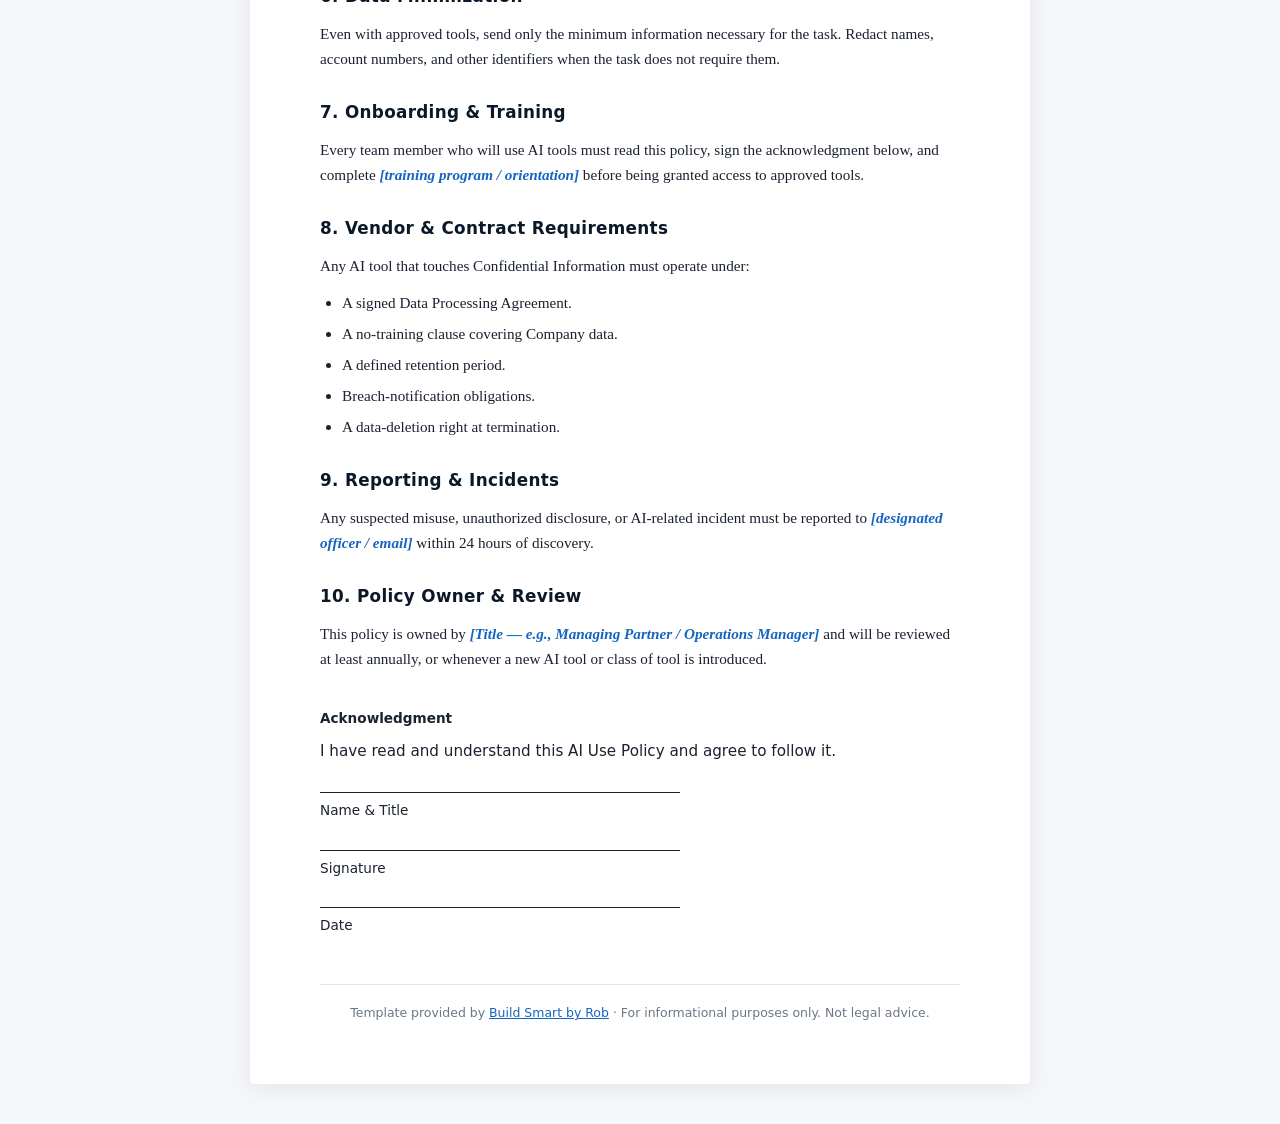
<file: downloads/ai-use-policy-template.html>
<!DOCTYPE html>
<html lang="en">
<head>
  <meta charset="UTF-8">
  <meta name="viewport" content="width=device-width, initial-scale=1.0">
  <title>Sample Internal AI Use Policy — Template</title>
  <style>
    *, *::before, *::after { box-sizing: border-box; margin: 0; padding: 0; }
    body {
      font-family: Georgia, 'Times New Roman', serif;
      color: #1a2230;
      background: #f5f7fa;
      line-height: 1.65;
      padding: 40px 20px;
    }
    .doc {
      max-width: 780px;
      margin: 0 auto;
      background: #fff;
      padding: 60px 70px;
      box-shadow: 0 4px 24px rgba(0,0,0,.08);
      border-radius: 4px;
    }
    .doc-header {
      border-bottom: 2px solid #1565c0;
      padding-bottom: 18px;
      margin-bottom: 32px;
    }
    .doc-header .label {
      font-family: 'Inter', system-ui, sans-serif;
      font-size: .75rem;
      letter-spacing: .15em;
      text-transform: uppercase;
      color: #06c4d0;
      font-weight: 700;
      margin-bottom: 6px;
    }
    h1 { font-size: 1.6rem; color: #0b1828; }
    .disclaimer {
      background: #fff8e1;
      border-left: 4px solid #f59e0b;
      padding: 14px 18px;
      margin-bottom: 32px;
      font-size: .85rem;
      font-family: 'Inter', system-ui, sans-serif;
      color: #6b4f00;
      line-height: 1.55;
    }
    h2 {
      font-size: 1.05rem;
      color: #0b1828;
      margin-top: 28px;
      margin-bottom: 10px;
      font-family: 'Inter', system-ui, sans-serif;
      letter-spacing: .02em;
    }
    p, li { font-size: .95rem; margin-bottom: 12px; }
    ul, ol { padding-left: 22px; margin-bottom: 12px; }
    li { margin-bottom: 6px; }
    .placeholder {
      color: #1565c0;
      font-style: italic;
      font-weight: 600;
    }
    table {
      width: 100%;
      border-collapse: collapse;
      margin: 16px 0 22px;
      font-family: 'Inter', system-ui, sans-serif;
      font-size: .85rem;
    }
    th, td {
      border: 1px solid #d4dae3;
      padding: 10px 12px;
      text-align: left;
      vertical-align: top;
    }
    th {
      background: #eef3f9;
      color: #0b1828;
      font-weight: 700;
    }
    .tier-r { background: #fef2f2; }
    .tier-y { background: #fffbeb; }
    .tier-g { background: #f0fdf4; }
    .footer-note {
      margin-top: 48px;
      padding-top: 18px;
      border-top: 1px solid #e1e6ec;
      font-family: 'Inter', system-ui, sans-serif;
      font-size: .78rem;
      color: #6b7886;
      text-align: center;
    }
    .footer-note a { color: #1565c0; }
    .sig-block {
      margin-top: 36px;
      font-family: 'Inter', system-ui, sans-serif;
      font-size: .85rem;
    }
    .sig-line {
      border-bottom: 1px solid #1a2230;
      margin: 28px 0 6px;
      max-width: 360px;
    }
    @media print {
      body { background: #fff; padding: 0; }
      .doc { box-shadow: none; padding: 40px; }
      .disclaimer { background: #fff; }
    }
  </style>
</head>
<body>
  <div class="doc">
    <div class="doc-header">
      <div class="label">Sample Template</div>
      <h1>Internal AI Use Policy</h1>
    </div>

    <div class="disclaimer">
      <strong>Important:</strong> This is a sample template for informational purposes only.
      It is not legal or compliance advice. Adapt it to your industry, regulatory environment,
      and the specific tools your team uses, and have qualified counsel review before adopting.
    </div>

    <h2>1. Purpose</h2>
    <p>
      <span class="placeholder">[Company Name]</span> (&ldquo;the Company&rdquo;) uses artificial-intelligence
      tools to improve productivity. This policy defines which AI tools may be used, what kinds of
      information may be processed with them, and the responsibilities of every team member who uses them.
      It applies to all employees, contractors, and vendors acting on the Company's behalf.
    </p>

    <h2>2. Definitions</h2>
    <ul>
      <li><strong>Confidential Information:</strong> any non-public information about clients, customers, employees, finances, operations, or vendors, including any information subject to a duty of confidentiality, privilege, HIPAA, GLBA, or similar obligations.</li>
      <li><strong>Public AI Tool:</strong> a consumer-grade AI service such as ChatGPT (Free/Plus), Claude.ai (Free/Pro), or Gemini consumer.</li>
      <li><strong>Enterprise AI Tool:</strong> an AI service used through an API or enterprise account governed by commercial terms and a Data Processing Agreement.</li>
    </ul>

    <h2>3. Approved Tools &amp; Permitted Use</h2>
    <table>
      <thead>
        <tr>
          <th style="width: 22%;">Risk Tier</th>
          <th style="width: 38%;">Tools</th>
          <th>Permitted Use</th>
        </tr>
      </thead>
      <tbody>
        <tr class="tier-r">
          <td><strong>High Risk</strong><br>Public AI</td>
          <td>ChatGPT Free/Plus, Claude.ai Free/Pro, Gemini consumer, <span class="placeholder">[other]</span></td>
          <td>Public, non-confidential information only. <strong>Never</strong> with client data, financial data, personnel data, or any Confidential Information.</td>
        </tr>
        <tr class="tier-y">
          <td><strong>Conditional</strong><br>Cloud Automation</td>
          <td>Make.com, Zapier (paid tiers with DPA), <span class="placeholder">[other]</span></td>
          <td>Administrative use (scheduling, intake, notifications). Confidential Information only when a signed DPA is in place and data minimization is applied.</td>
        </tr>
        <tr class="tier-g">
          <td><strong>Approved</strong><br>Self-Hosted + API</td>
          <td>Company-hosted n8n + AI API on commercial terms, <span class="placeholder">[other]</span></td>
          <td>Approved for Confidential Information consistent with documented workflows.</td>
        </tr>
      </tbody>
    </table>

    <h2>4. Prohibited Uses</h2>
    <ul>
      <li>Pasting Confidential Information into any Public AI Tool.</li>
      <li>Uploading client documents, contracts, or records to a personal AI account.</li>
      <li>Using AI output as a final deliverable without human review.</li>
      <li>Sharing AI-generated content as the work of the AI tool to third parties without disclosing AI involvement, where disclosure is required.</li>
    </ul>

    <h2>5. Human Review</h2>
    <p>
      AI assists; humans decide. All AI-generated work product that leaves the Company — communications,
      documents, analyses, recommendations — must be reviewed and approved by a qualified team member
      before delivery. The reviewer is responsible for accuracy, appropriateness, and compliance.
    </p>

    <h2>6. Data Minimization</h2>
    <p>
      Even with approved tools, send only the minimum information necessary for the task. Redact names,
      account numbers, and other identifiers when the task does not require them.
    </p>

    <h2>7. Onboarding &amp; Training</h2>
    <p>
      Every team member who will use AI tools must read this policy, sign the acknowledgment below, and
      complete <span class="placeholder">[training program / orientation]</span> before being granted
      access to approved tools.
    </p>

    <h2>8. Vendor &amp; Contract Requirements</h2>
    <p>
      Any AI tool that touches Confidential Information must operate under:
    </p>
    <ul>
      <li>A signed Data Processing Agreement.</li>
      <li>A no-training clause covering Company data.</li>
      <li>A defined retention period.</li>
      <li>Breach-notification obligations.</li>
      <li>A data-deletion right at termination.</li>
    </ul>

    <h2>9. Reporting &amp; Incidents</h2>
    <p>
      Any suspected misuse, unauthorized disclosure, or AI-related incident must be reported to
      <span class="placeholder">[designated officer / email]</span> within 24 hours of discovery.
    </p>

    <h2>10. Policy Owner &amp; Review</h2>
    <p>
      This policy is owned by <span class="placeholder">[Title — e.g., Managing Partner / Operations Manager]</span>
      and will be reviewed at least annually, or whenever a new AI tool or class of tool is introduced.
    </p>

    <div class="sig-block">
      <strong>Acknowledgment</strong>
      <p style="margin-top: 10px;">
        I have read and understand this AI Use Policy and agree to follow it.
      </p>
      <div class="sig-line"></div>
      Name &amp; Title
      <div class="sig-line"></div>
      Signature
      <div class="sig-line"></div>
      Date
    </div>

    <div class="footer-note">
      Template provided by <a href="../index.html">Build Smart by Rob</a> &middot;
      For informational purposes only. Not legal advice.
    </div>
  </div>
</body>
</html>
</file>
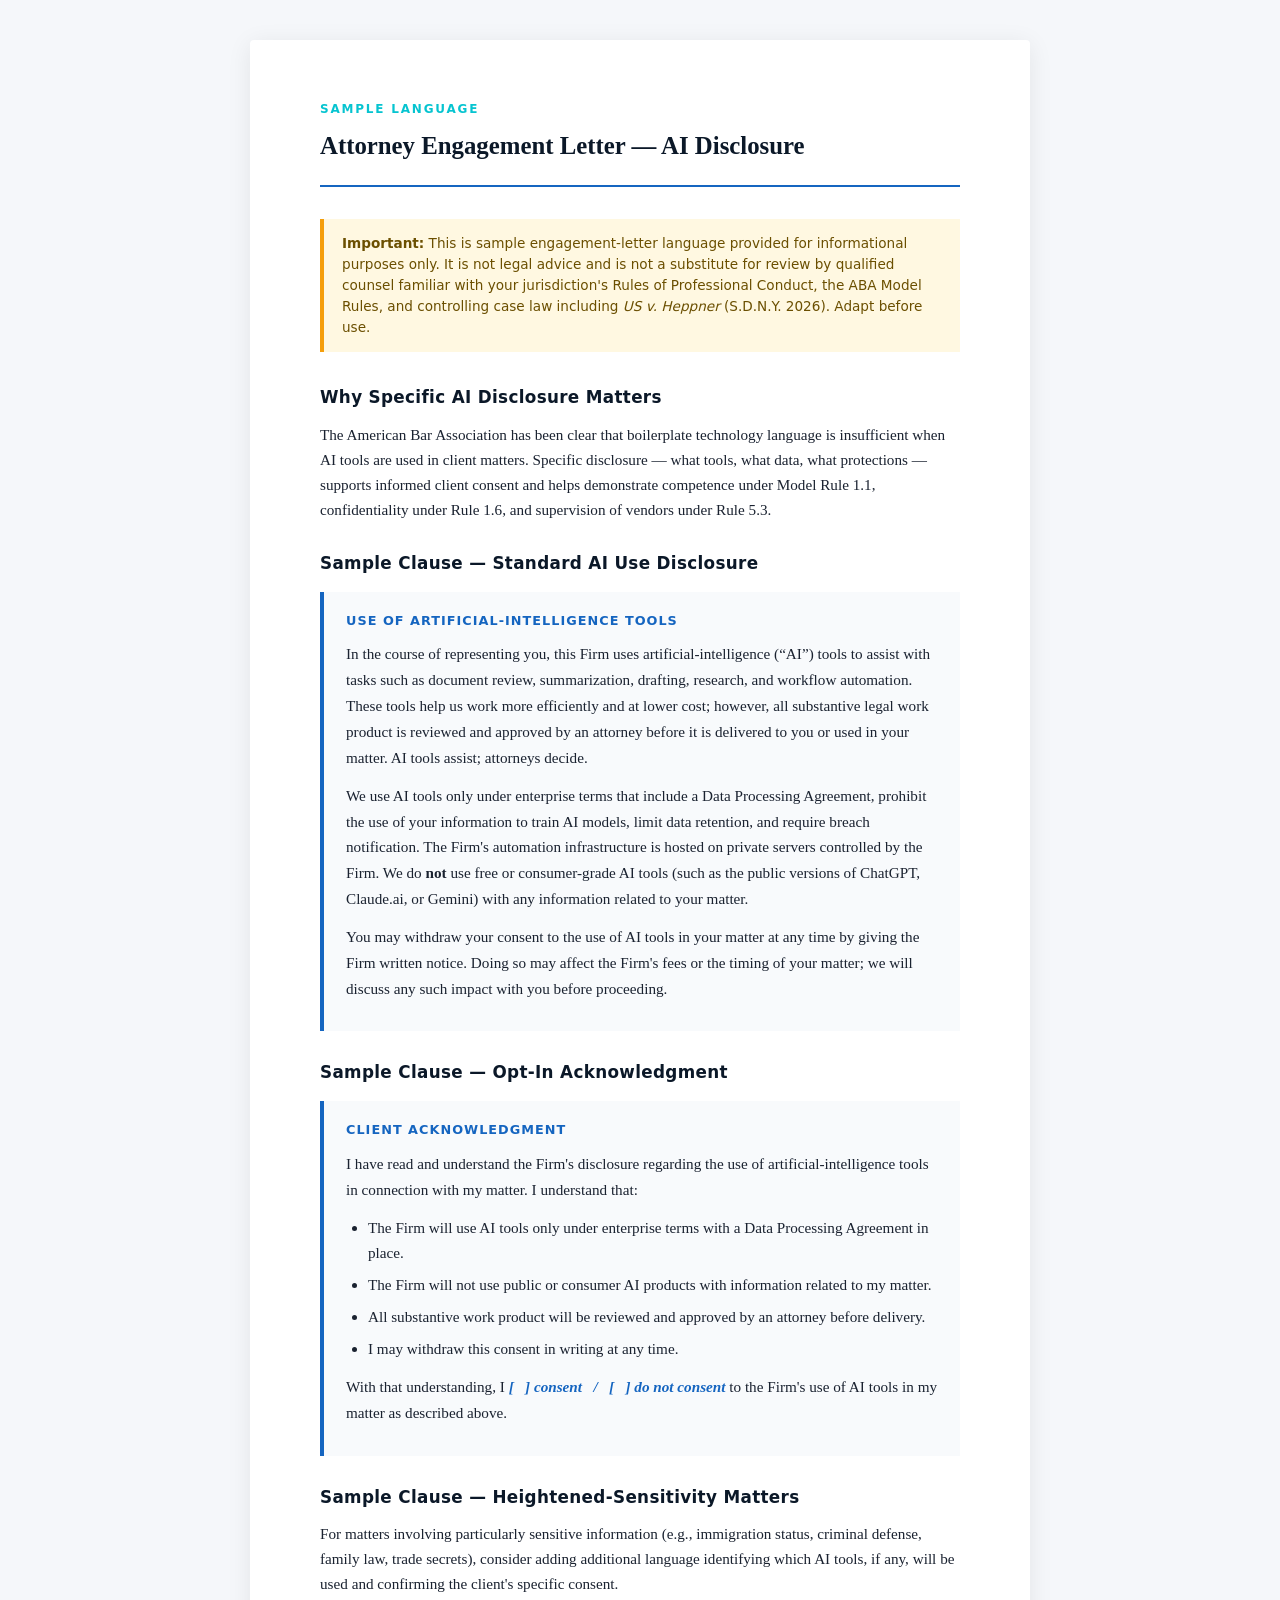
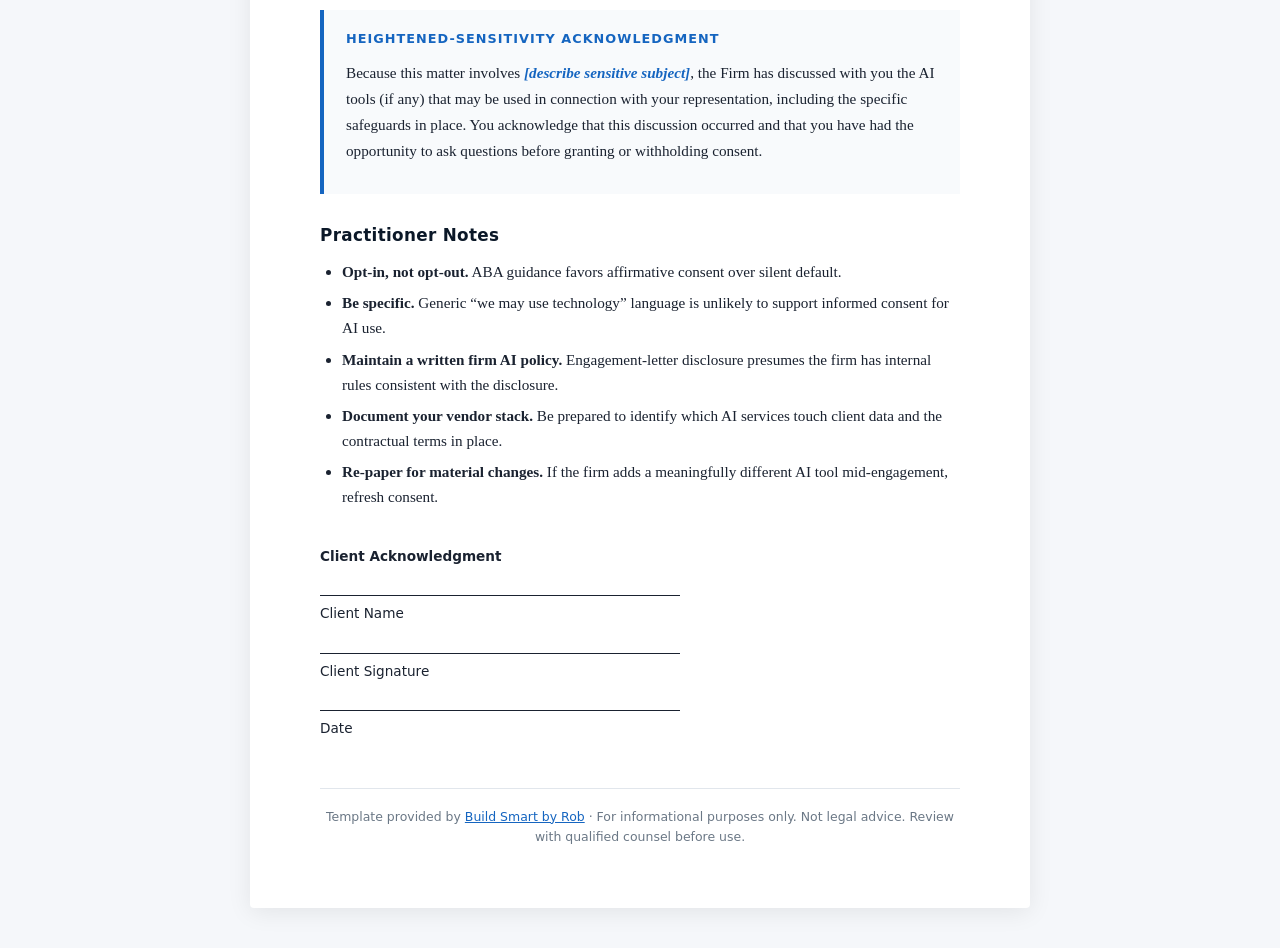
<file: downloads/attorney-engagement-letter-language.html>
<!DOCTYPE html>
<html lang="en">
<head>
  <meta charset="UTF-8">
  <meta name="viewport" content="width=device-width, initial-scale=1.0">
  <title>Attorney Engagement Letter — Sample AI Disclosure Language</title>
  <style>
    *, *::before, *::after { box-sizing: border-box; margin: 0; padding: 0; }
    body {
      font-family: Georgia, 'Times New Roman', serif;
      color: #1a2230;
      background: #f5f7fa;
      line-height: 1.65;
      padding: 40px 20px;
    }
    .doc {
      max-width: 780px;
      margin: 0 auto;
      background: #fff;
      padding: 60px 70px;
      box-shadow: 0 4px 24px rgba(0,0,0,.08);
      border-radius: 4px;
    }
    .doc-header {
      border-bottom: 2px solid #1565c0;
      padding-bottom: 18px;
      margin-bottom: 32px;
    }
    .doc-header .label {
      font-family: 'Inter', system-ui, sans-serif;
      font-size: .75rem;
      letter-spacing: .15em;
      text-transform: uppercase;
      color: #06c4d0;
      font-weight: 700;
      margin-bottom: 6px;
    }
    h1 { font-size: 1.55rem; color: #0b1828; }
    .disclaimer {
      background: #fff8e1;
      border-left: 4px solid #f59e0b;
      padding: 14px 18px;
      margin-bottom: 32px;
      font-size: .85rem;
      font-family: 'Inter', system-ui, sans-serif;
      color: #6b4f00;
      line-height: 1.55;
    }
    h2 {
      font-size: 1.05rem;
      color: #0b1828;
      margin-top: 28px;
      margin-bottom: 10px;
      font-family: 'Inter', system-ui, sans-serif;
      letter-spacing: .02em;
    }
    p, li { font-size: .95rem; margin-bottom: 12px; }
    ul, ol { padding-left: 22px; margin-bottom: 12px; }
    li { margin-bottom: 6px; }
    .placeholder {
      color: #1565c0;
      font-style: italic;
      font-weight: 600;
    }
    .clause {
      background: #f8fafc;
      border-left: 4px solid #1565c0;
      padding: 18px 22px;
      margin: 14px 0 22px;
      font-size: .92rem;
      line-height: 1.7;
    }
    .clause-title {
      font-family: 'Inter', system-ui, sans-serif;
      font-size: .8rem;
      text-transform: uppercase;
      letter-spacing: .08em;
      color: #1565c0;
      font-weight: 700;
      margin-bottom: 10px;
    }
    .sig-block {
      margin-top: 36px;
      font-family: 'Inter', system-ui, sans-serif;
      font-size: .85rem;
    }
    .sig-line {
      border-bottom: 1px solid #1a2230;
      margin: 28px 0 6px;
      max-width: 360px;
    }
    .footer-note {
      margin-top: 48px;
      padding-top: 18px;
      border-top: 1px solid #e1e6ec;
      font-family: 'Inter', system-ui, sans-serif;
      font-size: .78rem;
      color: #6b7886;
      text-align: center;
    }
    .footer-note a { color: #1565c0; }
    @media print {
      body { background: #fff; padding: 0; }
      .doc { box-shadow: none; padding: 40px; }
      .disclaimer, .clause { background: #fff; }
    }
  </style>
</head>
<body>
  <div class="doc">
    <div class="doc-header">
      <div class="label">Sample Language</div>
      <h1>Attorney Engagement Letter — AI Disclosure</h1>
    </div>

    <div class="disclaimer">
      <strong>Important:</strong> This is sample engagement-letter language provided for informational
      purposes only. It is not legal advice and is not a substitute for review by qualified counsel
      familiar with your jurisdiction's Rules of Professional Conduct, the ABA Model Rules, and
      controlling case law including <em>US v. Heppner</em> (S.D.N.Y. 2026). Adapt before use.
    </div>

    <h2>Why Specific AI Disclosure Matters</h2>
    <p>
      The American Bar Association has been clear that boilerplate technology language is insufficient
      when AI tools are used in client matters. Specific disclosure — what tools, what data, what
      protections — supports informed client consent and helps demonstrate competence under
      Model Rule 1.1, confidentiality under Rule 1.6, and supervision of vendors under Rule 5.3.
    </p>

    <h2>Sample Clause — Standard AI Use Disclosure</h2>
    <div class="clause">
      <div class="clause-title">Use of Artificial-Intelligence Tools</div>
      <p>
        In the course of representing you, this Firm uses artificial-intelligence (&ldquo;AI&rdquo;)
        tools to assist with tasks such as document review, summarization, drafting, research, and
        workflow automation. These tools help us work more efficiently and at lower cost; however, all
        substantive legal work product is reviewed and approved by an attorney before it is delivered
        to you or used in your matter. AI tools assist; attorneys decide.
      </p>
      <p>
        We use AI tools only under enterprise terms that include a Data Processing Agreement, prohibit
        the use of your information to train AI models, limit data retention, and require breach
        notification. The Firm's automation infrastructure is hosted on private servers controlled by
        the Firm. We do <strong>not</strong> use free or consumer-grade AI tools (such as the public
        versions of ChatGPT, Claude.ai, or Gemini) with any information related to your matter.
      </p>
      <p>
        You may withdraw your consent to the use of AI tools in your matter at any time by giving the
        Firm written notice. Doing so may affect the Firm's fees or the timing of your matter; we will
        discuss any such impact with you before proceeding.
      </p>
    </div>

    <h2>Sample Clause — Opt-In Acknowledgment</h2>
    <div class="clause">
      <div class="clause-title">Client Acknowledgment</div>
      <p>
        I have read and understand the Firm's disclosure regarding the use of artificial-intelligence
        tools in connection with my matter. I understand that:
      </p>
      <ul>
        <li>The Firm will use AI tools only under enterprise terms with a Data Processing Agreement in place.</li>
        <li>The Firm will not use public or consumer AI products with information related to my matter.</li>
        <li>All substantive work product will be reviewed and approved by an attorney before delivery.</li>
        <li>I may withdraw this consent in writing at any time.</li>
      </ul>
      <p>
        With that understanding, I <span class="placeholder">[ &nbsp; ] consent &nbsp; / &nbsp; [ &nbsp; ] do not consent</span>
        to the Firm's use of AI tools in my matter as described above.
      </p>
    </div>

    <h2>Sample Clause — Heightened-Sensitivity Matters</h2>
    <p>
      For matters involving particularly sensitive information (e.g., immigration status, criminal
      defense, family law, trade secrets), consider adding additional language identifying which AI
      tools, if any, will be used and confirming the client's specific consent.
    </p>
    <div class="clause">
      <div class="clause-title">Heightened-Sensitivity Acknowledgment</div>
      <p>
        Because this matter involves <span class="placeholder">[describe sensitive subject]</span>,
        the Firm has discussed with you the AI tools (if any) that may be used in connection with your
        representation, including the specific safeguards in place. You acknowledge that this discussion
        occurred and that you have had the opportunity to ask questions before granting or withholding
        consent.
      </p>
    </div>

    <h2>Practitioner Notes</h2>
    <ul>
      <li><strong>Opt-in, not opt-out.</strong> ABA guidance favors affirmative consent over silent default.</li>
      <li><strong>Be specific.</strong> Generic &ldquo;we may use technology&rdquo; language is unlikely to support informed consent for AI use.</li>
      <li><strong>Maintain a written firm AI policy.</strong> Engagement-letter disclosure presumes the firm has internal rules consistent with the disclosure.</li>
      <li><strong>Document your vendor stack.</strong> Be prepared to identify which AI services touch client data and the contractual terms in place.</li>
      <li><strong>Re-paper for material changes.</strong> If the firm adds a meaningfully different AI tool mid-engagement, refresh consent.</li>
    </ul>

    <div class="sig-block">
      <strong>Client Acknowledgment</strong>
      <div class="sig-line"></div>
      Client Name
      <div class="sig-line"></div>
      Client Signature
      <div class="sig-line"></div>
      Date
    </div>

    <div class="footer-note">
      Template provided by <a href="../index.html">Build Smart by Rob</a> &middot;
      For informational purposes only. Not legal advice. Review with qualified counsel before use.
    </div>
  </div>
</body>
</html>
</file>
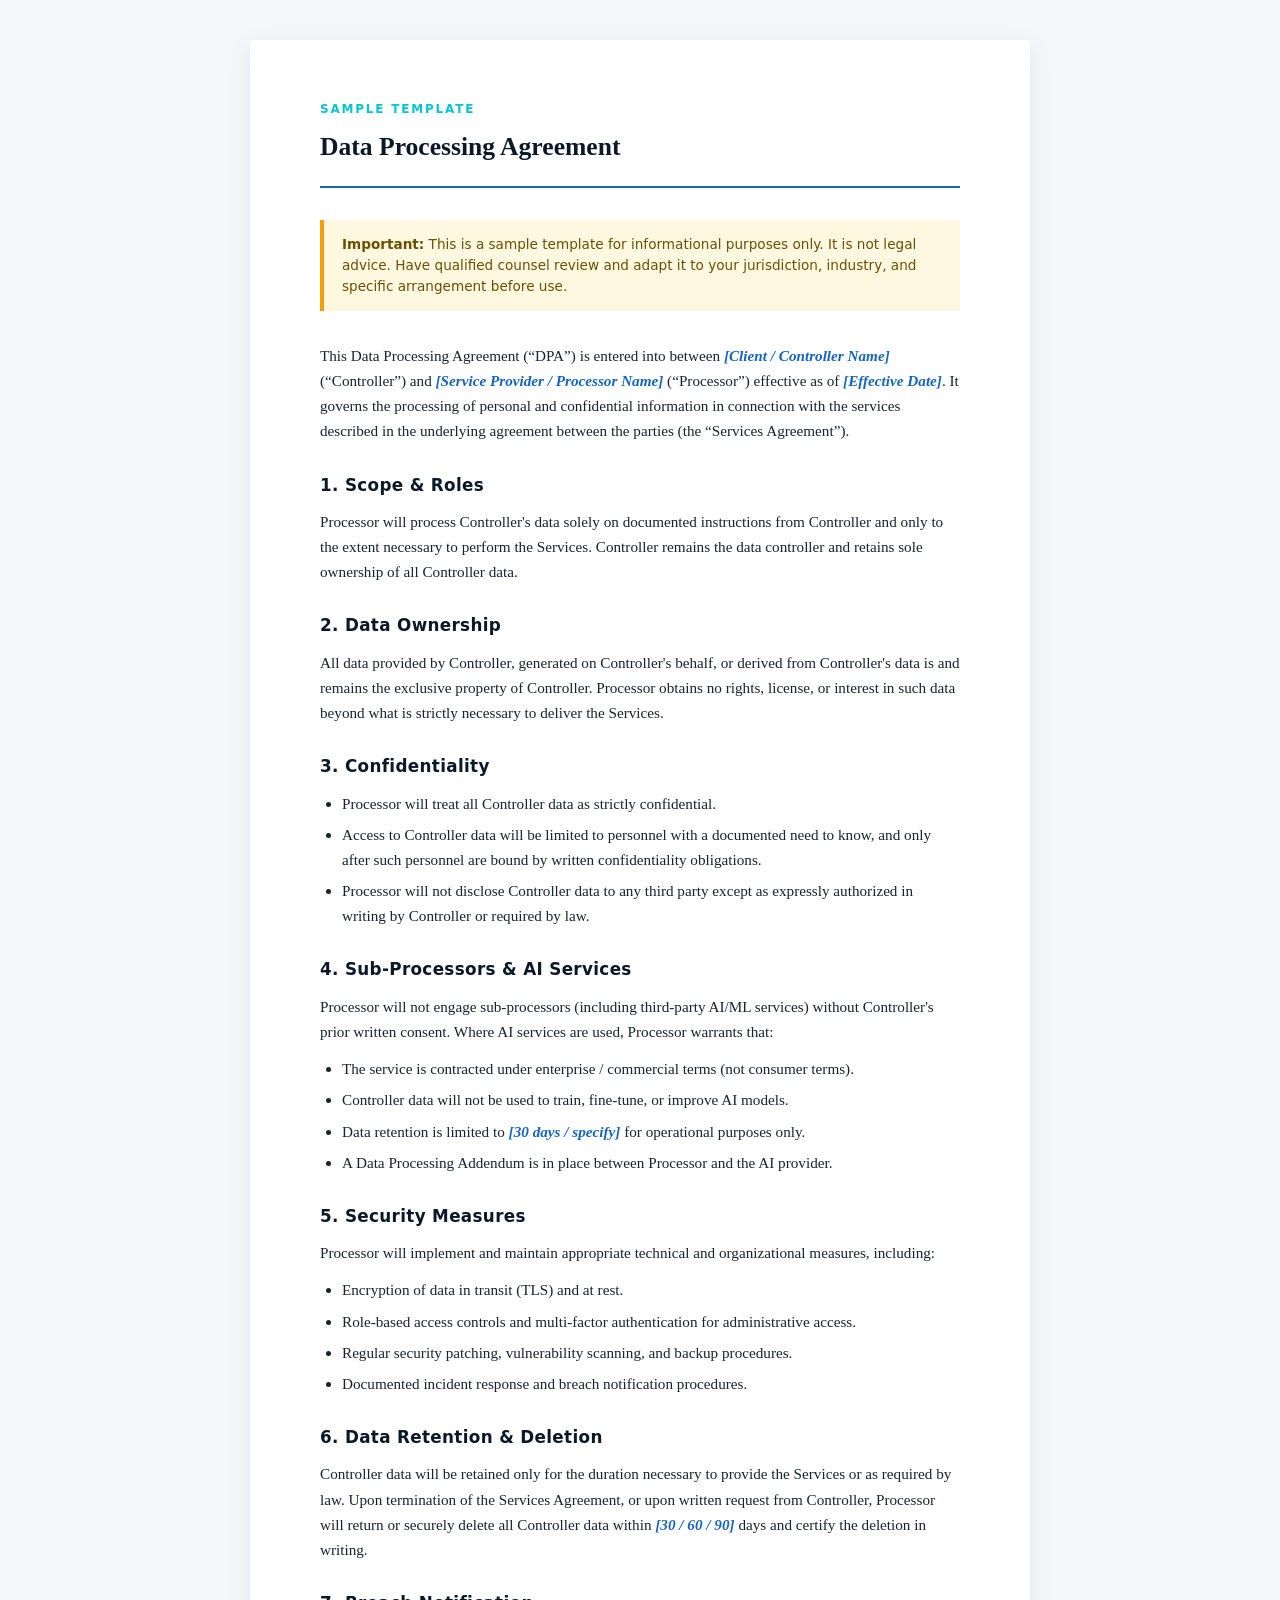
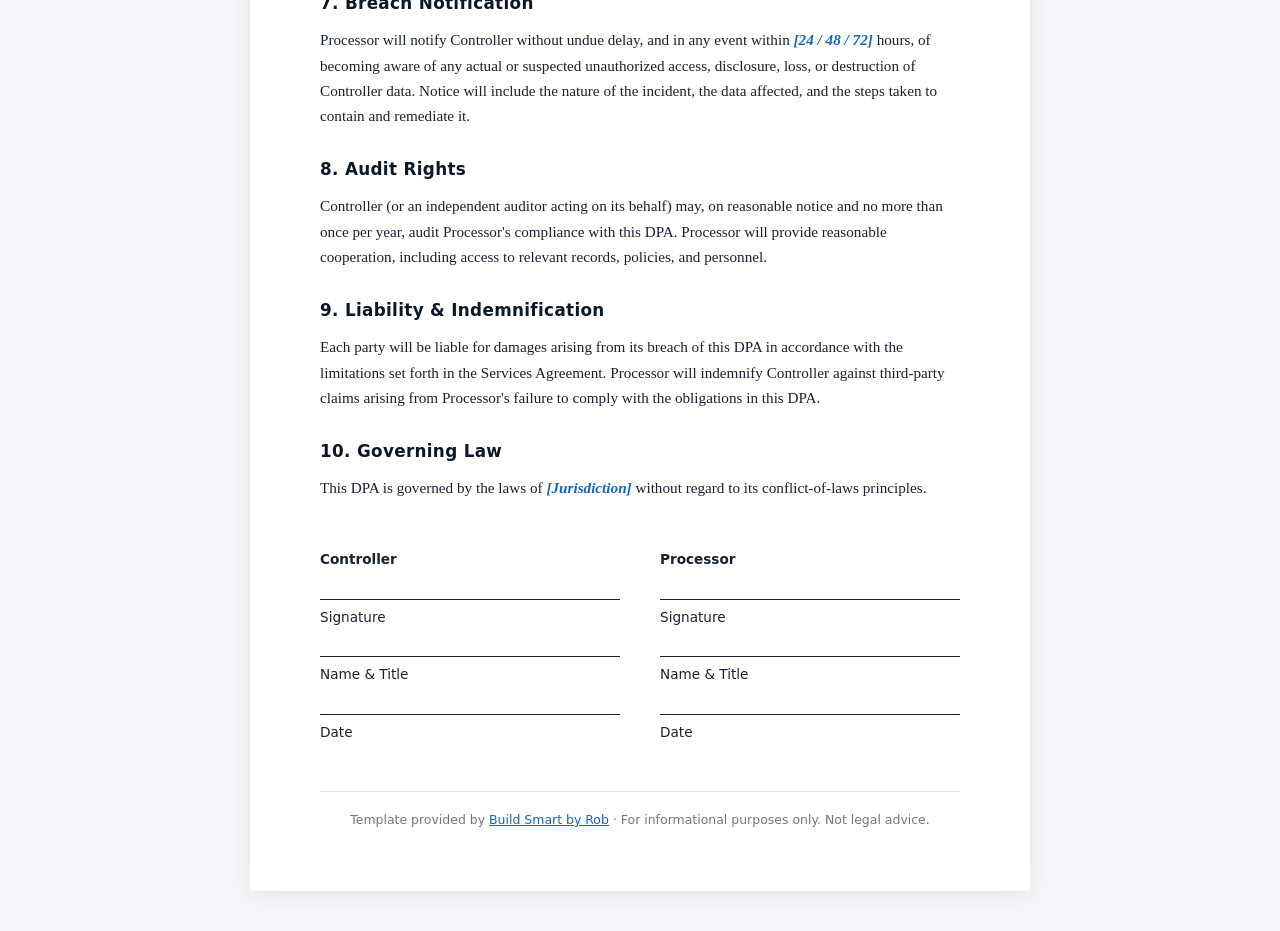
<file: downloads/data-processing-agreement-template.html>
<!DOCTYPE html>
<html lang="en">
<head>
  <meta charset="UTF-8">
  <meta name="viewport" content="width=device-width, initial-scale=1.0">
  <title>Sample Data Processing Agreement (DPA) — Template</title>
  <style>
    *, *::before, *::after { box-sizing: border-box; margin: 0; padding: 0; }
    body {
      font-family: Georgia, 'Times New Roman', serif;
      color: #1a2230;
      background: #f5f7fa;
      line-height: 1.65;
      padding: 40px 20px;
    }
    .doc {
      max-width: 780px;
      margin: 0 auto;
      background: #fff;
      padding: 60px 70px;
      box-shadow: 0 4px 24px rgba(0,0,0,.08);
      border-radius: 4px;
    }
    .doc-header {
      border-bottom: 2px solid #1565c0;
      padding-bottom: 18px;
      margin-bottom: 32px;
    }
    .doc-header .label {
      font-family: 'Inter', system-ui, sans-serif;
      font-size: .75rem;
      letter-spacing: .15em;
      text-transform: uppercase;
      color: #06c4d0;
      font-weight: 700;
      margin-bottom: 6px;
    }
    h1 {
      font-size: 1.6rem;
      color: #0b1828;
    }
    .disclaimer {
      background: #fff8e1;
      border-left: 4px solid #f59e0b;
      padding: 14px 18px;
      margin-bottom: 32px;
      font-size: .85rem;
      font-family: 'Inter', system-ui, sans-serif;
      color: #6b4f00;
      line-height: 1.55;
    }
    h2 {
      font-size: 1.05rem;
      color: #0b1828;
      margin-top: 28px;
      margin-bottom: 10px;
      font-family: 'Inter', system-ui, sans-serif;
      letter-spacing: .02em;
    }
    p, li { font-size: .95rem; margin-bottom: 12px; }
    ul, ol { padding-left: 22px; margin-bottom: 12px; }
    li { margin-bottom: 6px; }
    .placeholder {
      color: #1565c0;
      font-style: italic;
      font-weight: 600;
    }
    .signature-block {
      margin-top: 48px;
      display: grid;
      grid-template-columns: 1fr 1fr;
      gap: 40px;
      font-family: 'Inter', system-ui, sans-serif;
      font-size: .85rem;
    }
    .sig-line {
      border-bottom: 1px solid #1a2230;
      margin-top: 28px;
      margin-bottom: 6px;
    }
    .footer-note {
      margin-top: 48px;
      padding-top: 18px;
      border-top: 1px solid #e1e6ec;
      font-family: 'Inter', system-ui, sans-serif;
      font-size: .78rem;
      color: #6b7886;
      text-align: center;
    }
    .footer-note a { color: #1565c0; }
    @media print {
      body { background: #fff; padding: 0; }
      .doc { box-shadow: none; padding: 40px; }
      .disclaimer { background: #fff; }
    }
  </style>
</head>
<body>
  <div class="doc">
    <div class="doc-header">
      <div class="label">Sample Template</div>
      <h1>Data Processing Agreement</h1>
    </div>

    <div class="disclaimer">
      <strong>Important:</strong> This is a sample template for informational purposes only.
      It is not legal advice. Have qualified counsel review and adapt it to your jurisdiction,
      industry, and specific arrangement before use.
    </div>

    <p>
      This Data Processing Agreement (&ldquo;DPA&rdquo;) is entered into between
      <span class="placeholder">[Client / Controller Name]</span>
      (&ldquo;Controller&rdquo;) and
      <span class="placeholder">[Service Provider / Processor Name]</span>
      (&ldquo;Processor&rdquo;) effective as of
      <span class="placeholder">[Effective Date]</span>.
      It governs the processing of personal and confidential information in connection with the services
      described in the underlying agreement between the parties (the &ldquo;Services Agreement&rdquo;).
    </p>

    <h2>1. Scope &amp; Roles</h2>
    <p>
      Processor will process Controller's data solely on documented instructions from Controller and only
      to the extent necessary to perform the Services. Controller remains the data controller and retains
      sole ownership of all Controller data.
    </p>

    <h2>2. Data Ownership</h2>
    <p>
      All data provided by Controller, generated on Controller's behalf, or derived from Controller's data
      is and remains the exclusive property of Controller. Processor obtains no rights, license, or interest
      in such data beyond what is strictly necessary to deliver the Services.
    </p>

    <h2>3. Confidentiality</h2>
    <ul>
      <li>Processor will treat all Controller data as strictly confidential.</li>
      <li>Access to Controller data will be limited to personnel with a documented need to know, and only after such personnel are bound by written confidentiality obligations.</li>
      <li>Processor will not disclose Controller data to any third party except as expressly authorized in writing by Controller or required by law.</li>
    </ul>

    <h2>4. Sub-Processors &amp; AI Services</h2>
    <p>
      Processor will not engage sub-processors (including third-party AI/ML services) without Controller's
      prior written consent. Where AI services are used, Processor warrants that:
    </p>
    <ul>
      <li>The service is contracted under enterprise / commercial terms (not consumer terms).</li>
      <li>Controller data will not be used to train, fine-tune, or improve AI models.</li>
      <li>Data retention is limited to <span class="placeholder">[30 days / specify]</span> for operational purposes only.</li>
      <li>A Data Processing Addendum is in place between Processor and the AI provider.</li>
    </ul>

    <h2>5. Security Measures</h2>
    <p>
      Processor will implement and maintain appropriate technical and organizational measures, including:
    </p>
    <ul>
      <li>Encryption of data in transit (TLS) and at rest.</li>
      <li>Role-based access controls and multi-factor authentication for administrative access.</li>
      <li>Regular security patching, vulnerability scanning, and backup procedures.</li>
      <li>Documented incident response and breach notification procedures.</li>
    </ul>

    <h2>6. Data Retention &amp; Deletion</h2>
    <p>
      Controller data will be retained only for the duration necessary to provide the Services or as
      required by law. Upon termination of the Services Agreement, or upon written request from Controller,
      Processor will return or securely delete all Controller data within
      <span class="placeholder">[30 / 60 / 90]</span> days and certify the deletion in writing.
    </p>

    <h2>7. Breach Notification</h2>
    <p>
      Processor will notify Controller without undue delay, and in any event within
      <span class="placeholder">[24 / 48 / 72]</span> hours, of becoming aware of any actual or suspected
      unauthorized access, disclosure, loss, or destruction of Controller data. Notice will include the
      nature of the incident, the data affected, and the steps taken to contain and remediate it.
    </p>

    <h2>8. Audit Rights</h2>
    <p>
      Controller (or an independent auditor acting on its behalf) may, on reasonable notice and no more than
      once per year, audit Processor's compliance with this DPA. Processor will provide reasonable
      cooperation, including access to relevant records, policies, and personnel.
    </p>

    <h2>9. Liability &amp; Indemnification</h2>
    <p>
      Each party will be liable for damages arising from its breach of this DPA in accordance with the
      limitations set forth in the Services Agreement. Processor will indemnify Controller against
      third-party claims arising from Processor's failure to comply with the obligations in this DPA.
    </p>

    <h2>10. Governing Law</h2>
    <p>
      This DPA is governed by the laws of <span class="placeholder">[Jurisdiction]</span> without regard to
      its conflict-of-laws principles.
    </p>

    <div class="signature-block">
      <div>
        <strong>Controller</strong>
        <div class="sig-line"></div>
        Signature
        <div class="sig-line"></div>
        Name &amp; Title
        <div class="sig-line"></div>
        Date
      </div>
      <div>
        <strong>Processor</strong>
        <div class="sig-line"></div>
        Signature
        <div class="sig-line"></div>
        Name &amp; Title
        <div class="sig-line"></div>
        Date
      </div>
    </div>

    <div class="footer-note">
      Template provided by <a href="../index.html">Build Smart by Rob</a> &middot;
      For informational purposes only. Not legal advice.
    </div>
  </div>
</body>
</html>
</file>
<file: css/styles.css>
/* ============================================================
   Built Smarter By Rob — Stylesheet
   ============================================================ */

/* --- Reset & Base ----------------------------------------- */
*, *::before, *::after { box-sizing: border-box; margin: 0; padding: 0; }

:root {
  --bg:         #070e1c;
  --surface:    #0b1828;
  --card:       #0e1f34;
  --border:     #163050;
  --primary:    #1565c0;
  --primary-lt: #2979d4;
  --accent:     #06c4d0;
  --accent-lt:  #22d3ee;
  --text:       #edf4ff;
  --muted:      #5a8fb0;
  --white:      #f0f8ff;
  --grad:       linear-gradient(135deg, var(--primary), var(--accent));
  --grad-r:     linear-gradient(135deg, var(--accent), var(--primary));
  --radius:     12px;
  --radius-lg:  20px;
  --shadow:     0 4px 24px rgba(0,0,0,.5);
  --shadow-glow:0 0 40px rgba(6,196,208,.18);
  --transition: .25s ease;
  --font-head:  'Space Grotesk', system-ui, sans-serif;
  --font-body:  'Inter', system-ui, sans-serif;
}

html { scroll-behavior: smooth; }

body {
  background: var(--bg);
  color: var(--text);
  font-family: var(--font-body);
  font-size: 16px;
  line-height: 1.7;
  overflow-x: hidden;
}

/* dot-grid background texture */
body::before {
  content: '';
  position: fixed;
  inset: 0;
  background-image: radial-gradient(circle, rgba(37,99,235,.12) 1px, transparent 1px);
  background-size: 36px 36px;
  pointer-events: none;
  z-index: 0;
}

h1,h2,h3,h4 { font-family: var(--font-head); line-height: 1.2; }
a { color: var(--accent); text-decoration: none; transition: color var(--transition); }
a:hover { color: var(--accent-lt); }
img { max-width: 100%; display: block; }
ul { list-style: none; }

.container { max-width: 1180px; margin: 0 auto; padding: 0 24px; }
.section { padding: 100px 0; position: relative; z-index: 1; }

/* --- Gradient text ----------------------------------------- */
.grad-text {
  background: var(--grad);
  -webkit-background-clip: text;
  -webkit-text-fill-color: transparent;
  background-clip: text;
}

/* --- Pill badge -------------------------------------------- */
.badge {
  display: inline-flex;
  align-items: center;
  gap: 8px;
  background: rgba(37,99,235,.15);
  border: 1px solid rgba(37,99,235,.3);
  color: var(--accent);
  font-size: .8rem;
  font-weight: 600;
  letter-spacing: .08em;
  text-transform: uppercase;
  padding: 6px 14px;
  border-radius: 100px;
  margin-bottom: 20px;
}
.badge svg { width: 14px; height: 14px; }

/* --- Section header --------------------------------------- */
.section-header { text-align: center; margin-bottom: 64px; }
.section-header h2 { font-size: clamp(1.8rem, 4vw, 2.8rem); margin-bottom: 16px; }
.section-header p { color: var(--muted); font-size: 1.1rem; max-width: 560px; margin: 0 auto; }

/* --- Buttons ---------------------------------------------- */
.btn {
  display: inline-flex;
  align-items: center;
  gap: 8px;
  padding: 14px 28px;
  border-radius: var(--radius);
  font-weight: 600;
  font-size: .95rem;
  cursor: pointer;
  transition: all var(--transition);
  border: none;
  font-family: var(--font-body);
}
.btn-primary {
  background: var(--grad);
  color: #fff;
  box-shadow: 0 4px 20px rgba(37,99,235,.35);
}
.btn-primary:hover { transform: translateY(-2px); box-shadow: 0 8px 32px rgba(37,99,235,.5); color: #fff; }
.btn-outline {
  background: transparent;
  color: var(--text);
  border: 1.5px solid var(--border);
}
.btn-outline:hover { border-color: var(--primary); color: var(--primary-lt); transform: translateY(-2px); }

/* ============================================================
   NAVIGATION
   ============================================================ */
#navbar {
  position: fixed;
  top: 0; left: 0; right: 0;
  z-index: 1000;
  background: rgba(6,13,26,.8);
  backdrop-filter: blur(14px);
  -webkit-backdrop-filter: blur(14px);
  border-bottom: 1px solid transparent;
  transition: border-color var(--transition), background var(--transition);
}
#navbar.scrolled { border-bottom-color: var(--border); }

.nav-inner {
  display: flex;
  align-items: center;
  justify-content: space-between;
  height: 72px;
}

.logo {
  display: flex;
  align-items: center;
  gap: 10px;
  font-family: var(--font-head);
  font-weight: 700;
  font-size: 1.2rem;
  color: var(--white);
}
.logo-icon {
  width: 38px; height: 38px;
  background: var(--grad);
  border-radius: 9px;
  display: flex;
  align-items: center;
  justify-content: center;
  font-size: 1.1rem;
}
.logo span.accent { color: var(--accent); }

.nav-links {
  display: flex;
  align-items: center;
  gap: 36px;
}
.nav-links a {
  color: var(--muted);
  font-size: .9rem;
  font-weight: 500;
  transition: color var(--transition);
  position: relative;
}
.nav-links a::after {
  content: '';
  position: absolute;
  left: 0; bottom: -4px;
  width: 0; height: 2px;
  background: var(--grad);
  border-radius: 2px;
  transition: width var(--transition);
}
.nav-links a:hover { color: var(--white); }
.nav-links a:hover::after { width: 100%; }

.nav-cta { margin-left: 8px; }

.hamburger {
  display: none;
  flex-direction: column;
  gap: 5px;
  background: none;
  border: none;
  cursor: pointer;
  padding: 4px;
}
.hamburger span {
  display: block;
  width: 24px; height: 2px;
  background: var(--text);
  border-radius: 2px;
  transition: all var(--transition);
}
.hamburger.open span:nth-child(1) { transform: translateY(7px) rotate(45deg); }
.hamburger.open span:nth-child(2) { opacity: 0; }
.hamburger.open span:nth-child(3) { transform: translateY(-7px) rotate(-45deg); }

.mobile-menu {
  display: none;
  flex-direction: column;
  gap: 0;
  background: var(--surface);
  border-top: 1px solid var(--border);
}
.mobile-menu.open { display: flex; }
.mobile-menu a {
  color: var(--muted);
  padding: 16px 24px;
  border-bottom: 1px solid var(--border);
  font-weight: 500;
}
.mobile-menu a:hover { color: var(--white); background: var(--card); }
.mobile-menu .btn { margin: 16px 24px; }

/* ============================================================
   HERO
   ============================================================ */
#hero {
  min-height: 100vh;
  display: flex;
  align-items: center;
  padding-top: 100px;
  position: relative;
  overflow: hidden;
}

/* glowing orbs */
#hero::after {
  content: '';
  position: absolute;
  width: 700px; height: 700px;
  background: radial-gradient(circle, rgba(37,99,235,.18) 0%, transparent 70%);
  top: -150px; right: -200px;
  pointer-events: none;
  border-radius: 50%;
}

.hero-content { max-width: 720px; position: relative; z-index: 1; }

.hero-content h1 {
  font-size: clamp(2.4rem, 6vw, 4rem);
  font-weight: 800;
  margin-bottom: 24px;
  letter-spacing: -.01em;
}

.hero-content p {
  font-size: clamp(1rem, 2vw, 1.2rem);
  color: var(--muted);
  margin-bottom: 40px;
  max-width: 560px;
}

.hero-buttons { display: flex; gap: 16px; flex-wrap: wrap; margin-bottom: 64px; }

.hero-stats {
  display: flex;
  gap: 48px;
  flex-wrap: wrap;
}
.hero-stat h3 {
  font-size: 2rem;
  font-weight: 800;
  background: var(--grad);
  -webkit-background-clip: text;
  -webkit-text-fill-color: transparent;
  background-clip: text;
}
.hero-stat p { color: var(--muted); font-size: .85rem; }

/* floating tech card */
.hero-visual {
  position: absolute;
  right: 0;
  top: 50%;
  transform: translateY(-50%);
  width: 420px;
}
.tech-card {
  background: var(--card);
  border: 1px solid var(--border);
  border-radius: var(--radius-lg);
  padding: 28px;
  box-shadow: var(--shadow), var(--shadow-glow);
}
.tech-card-header {
  display: flex;
  align-items: center;
  gap: 10px;
  margin-bottom: 20px;
  padding-bottom: 16px;
  border-bottom: 1px solid var(--border);
}
.tc-dots { display: flex; gap: 6px; }
.tc-dots span { width: 10px; height: 10px; border-radius: 50%; }
.tc-dots span:nth-child(1) { background: #ef4444; }
.tc-dots span:nth-child(2) { background: #f59e0b; }
.tc-dots span:nth-child(3) { background: #22c55e; }
.tc-title { font-size: .8rem; color: var(--muted); font-family: 'Courier New', monospace; }

.tc-line {
  font-family: 'Courier New', monospace;
  font-size: .82rem;
  line-height: 2;
  color: var(--muted);
}
.tc-line .kw  { color: #7c3aed; }
.tc-line .fn  { color: #06b6d4; }
.tc-line .str { color: #22c55e; }
.tc-line .num { color: #f59e0b; }
.tc-line .cm  { color: #3d5a80; }

.tc-cursor {
  display: inline-block;
  width: 8px; height: 14px;
  background: var(--accent);
  border-radius: 2px;
  animation: blink 1.1s step-end infinite;
  vertical-align: middle;
}
@keyframes blink { 0%,100% { opacity: 1; } 50% { opacity: 0; } }

/* ============================================================
   SERVICES
   ============================================================ */
#services { background: var(--surface); }

.services-grid {
  display: grid;
  grid-template-columns: 1fr 1fr;
  gap: 28px;
}

/* --- Single-card service tab panels ---------------------- */
.svc-single {
  max-width: 700px;
  margin: 0 auto;
}

.svc-ownership-note {
  background: rgba(6,182,212,.05);
  border: 1px solid rgba(6,182,212,.2);
  border-radius: 10px;
  padding: 20px 24px;
  margin-bottom: 28px;
}
.svc-ownership-note h5 {
  color: var(--accent);
  font-size: .78rem;
  font-weight: 700;
  letter-spacing: .07em;
  text-transform: uppercase;
  margin-bottom: 10px;
}
.svc-ownership-note p {
  color: var(--muted);
  font-size: .88rem;
  line-height: 1.75;
  margin: 0;
}
.svc-ownership-note em { color: var(--white); font-style: normal; font-weight: 600; }

/* --- Managed automation layout --------------------------- */
.managed-layout { max-width: 860px; margin: 0 auto; }

.managed-intro {
  text-align: center;
  margin-bottom: 40px;
}
.managed-intro h3 { font-size: 1.5rem; margin-bottom: 16px; }
.managed-intro p {
  color: var(--muted);
  font-size: .95rem;
  line-height: 1.8;
  margin-bottom: 12px;
  max-width: 720px;
  margin-left: auto;
  margin-right: auto;
}
.managed-intro strong { color: var(--white); }

.managed-compare {
  display: grid;
  grid-template-columns: 1fr 1fr;
  border: 1px solid var(--border);
  border-radius: var(--radius);
  overflow: hidden;
  margin-bottom: 32px;
}
.compare-col { padding: 28px 32px; }
.compare-col:first-child {
  background: var(--surface);
  border-right: 1px solid var(--border);
}
.compare-col.featured { background: rgba(6,182,212,.04); }
.compare-col h4 {
  font-size: .95rem;
  margin-bottom: 16px;
  padding-bottom: 12px;
  border-bottom: 1px solid var(--border);
}
.compare-col.featured h4 { color: var(--accent); border-bottom-color: rgba(6,182,212,.2); }
.compare-col ul { list-style: none; padding: 0; margin: 0; display: flex; flex-direction: column; gap: 12px; }
.compare-col ul li {
  display: flex;
  align-items: flex-start;
  gap: 10px;
  font-size: .875rem;
  color: var(--muted);
  line-height: 1.5;
}
.compare-col ul li::before {
  content: '';
  width: 6px; height: 6px;
  border-radius: 50%;
  background: var(--muted);
  flex-shrink: 0;
  margin-top: 6px;
}
.compare-col.featured ul li { color: var(--text); }
.compare-col.featured ul li::before { background: var(--accent); }

.managed-bottom {
  display: grid;
  grid-template-columns: 1fr 1fr;
  gap: 24px;
  margin-bottom: 36px;
}
.managed-includes h4,
.managed-when h4 {
  font-size: .9rem;
  font-weight: 700;
  margin-bottom: 16px;
  padding-bottom: 10px;
  border-bottom: 1px solid var(--border);
}
.managed-when {
  background: var(--card);
  border: 1px solid var(--border);
  border-radius: var(--radius);
  padding: 24px 28px;
}

@media (max-width: 768px) {
  .managed-compare,
  .managed-bottom { grid-template-columns: 1fr; }
  .compare-col:first-child { border-right: none; border-bottom: 1px solid var(--border); }
}

/* --- Managed automation: section title --- */
.managed-section-title {
  font-size: 1.1rem;
  font-weight: 700;
  color: var(--white);
  margin-bottom: 18px;
  text-align: center;
  letter-spacing: .01em;
}

/* --- Why this matters block --- */
.managed-why {
  background: var(--card);
  border: 1px solid var(--border);
  border-radius: var(--radius);
  padding: 28px 32px;
  margin-bottom: 36px;
}
.managed-why p {
  color: var(--muted);
  font-size: .9rem;
  line-height: 1.75;
  margin-bottom: 14px;
}
.managed-why p:last-child { margin-bottom: 0; }
.managed-why strong { color: var(--white); }
.managed-why em { color: var(--text); font-style: italic; }

/* --- Three Tiers of AI Risk --- */
.ai-tiers { margin-bottom: 36px; }
.tier-grid {
  display: grid;
  grid-template-columns: repeat(3, 1fr);
  gap: 14px;
}
.tier-card {
  background: var(--card);
  border: 1px solid var(--border);
  border-radius: var(--radius);
  padding: 22px 22px 20px;
  display: flex;
  flex-direction: column;
}
.tier-card h5 {
  font-size: 1rem;
  margin: 12px 0 6px;
  color: var(--white);
}
.tier-card .tier-examples {
  font-size: .78rem;
  color: var(--muted);
  margin-bottom: 14px;
  font-style: italic;
  line-height: 1.5;
}
.tier-card ul {
  list-style: none;
  padding: 0;
  margin: 0 0 14px;
  display: flex;
  flex-direction: column;
  gap: 8px;
  flex-grow: 1;
}
.tier-card ul li {
  font-size: .82rem;
  color: var(--muted);
  line-height: 1.5;
  padding-left: 14px;
  position: relative;
}
.tier-card ul li::before {
  content: '•';
  position: absolute;
  left: 0;
  top: 0;
}
.tier-card .tier-verdict {
  font-size: .85rem;
  font-weight: 600;
  margin: 0;
  padding-top: 12px;
  border-top: 1px solid var(--border);
  line-height: 1.5;
}
.tier-badge {
  display: inline-block;
  font-size: .68rem;
  font-weight: 700;
  text-transform: uppercase;
  letter-spacing: .08em;
  padding: 4px 10px;
  border-radius: 999px;
  align-self: flex-start;
}

.tier-red { border-color: rgba(239,68,68,.3); }
.tier-red .tier-badge { background: rgba(239,68,68,.15); color: #f87171; }
.tier-red .tier-verdict { color: #f87171; }

.tier-yellow { border-color: rgba(234,179,8,.32); }
.tier-yellow .tier-badge { background: rgba(234,179,8,.15); color: #fbbf24; }
.tier-yellow .tier-verdict { color: #fbbf24; }

.tier-green { border-color: rgba(34,197,94,.4); background: rgba(34,197,94,.04); }
.tier-green .tier-badge { background: rgba(34,197,94,.15); color: #4ade80; }
.tier-green .tier-verdict { color: #4ade80; }

/* --- Architecture flow diagram --- */
.managed-arch { margin-bottom: 36px; }
.arch-flow {
  display: flex;
  align-items: center;
  justify-content: center;
  gap: 12px;
  flex-wrap: wrap;
  background: var(--card);
  border: 1px solid var(--border);
  border-radius: var(--radius);
  padding: 28px 16px;
  margin-bottom: 18px;
}
.arch-step {
  display: flex;
  flex-direction: column;
  align-items: center;
  text-align: center;
  min-width: 110px;
}
.arch-icon {
  font-size: 1.9rem;
  margin-bottom: 8px;
}
.arch-label {
  font-size: .8rem;
  color: var(--muted);
  line-height: 1.4;
}
.arch-arrow {
  color: var(--accent);
  font-weight: 700;
  font-size: 1.3rem;
}
.arch-note {
  font-size: .85rem;
  color: var(--muted);
  line-height: 1.7;
  text-align: center;
  max-width: 720px;
  margin: 0 auto;
}

/* --- Downloads block --- */
.managed-downloads {
  margin-top: 36px;
  margin-bottom: 8px;
  padding: 32px 28px;
  background: rgba(99,102,241,.04);
  border: 1px solid rgba(99,102,241,.18);
  border-radius: var(--radius);
}
.downloads-intro {
  text-align: center;
  font-size: .9rem;
  color: var(--muted);
  line-height: 1.7;
  max-width: 640px;
  margin: 0 auto 24px;
}
.downloads-grid {
  display: grid;
  grid-template-columns: repeat(3, 1fr);
  gap: 14px;
  margin-bottom: 18px;
}
.download-card {
  background: var(--card);
  border: 1px solid var(--border);
  border-radius: var(--radius);
  padding: 22px;
  text-decoration: none;
  display: flex;
  flex-direction: column;
  transition: all var(--transition);
  color: var(--text);
}
.download-card:hover {
  border-color: var(--primary);
  transform: translateY(-2px);
  box-shadow: var(--shadow-glow);
  color: var(--text);
}
.download-icon {
  font-size: 1.5rem;
  margin-bottom: 12px;
}
.download-card h5 {
  color: var(--white);
  font-size: .95rem;
  margin-bottom: 8px;
  font-family: var(--font-head);
}
.download-card p {
  font-size: .82rem;
  color: var(--muted);
  line-height: 1.55;
  margin-bottom: 14px;
  flex-grow: 1;
}
.download-link {
  font-size: .85rem;
  color: var(--accent);
  font-weight: 600;
}
.downloads-disclaimer {
  text-align: center;
  font-size: .75rem;
  color: var(--muted);
  font-style: italic;
  max-width: 640px;
  margin: 0 auto;
  line-height: 1.6;
}

@media (max-width: 768px) {
  .tier-grid,
  .downloads-grid { grid-template-columns: 1fr; }
  .arch-flow { flex-direction: column; }
  .arch-arrow { transform: rotate(90deg); }
}

.service-card {
  background: var(--card);
  border: 1px solid var(--border);
  border-radius: var(--radius-lg);
  padding: 40px;
  transition: all var(--transition);
  position: relative;
  overflow: hidden;
}
.service-card::before {
  content: '';
  position: absolute;
  top: 0; left: 0; right: 0;
  height: 3px;
  background: var(--grad);
  transform: scaleX(0);
  transform-origin: left;
  transition: transform .35s ease;
}
.service-card:hover { border-color: var(--primary); transform: translateY(-4px); box-shadow: var(--shadow-glow); }
.service-card:hover::before { transform: scaleX(1); }

.service-icon {
  width: 60px; height: 60px;
  background: rgba(37,99,235,.15);
  border: 1px solid rgba(37,99,235,.25);
  border-radius: var(--radius);
  display: flex;
  align-items: center;
  justify-content: center;
  font-size: 1.6rem;
  margin-bottom: 24px;
}
.service-card:nth-child(2) .service-icon {
  background: rgba(6,182,212,.12);
  border-color: rgba(6,182,212,.25);
}

.service-card h3 { font-size: 1.45rem; margin-bottom: 14px; }
.service-card p { color: var(--muted); margin-bottom: 28px; line-height: 1.75; }

.service-features { display: flex; flex-direction: column; gap: 12px; margin-bottom: 32px; }
.service-features li {
  display: flex;
  align-items: center;
  gap: 10px;
  color: var(--text);
  font-size: .92rem;
}
.service-features li::before {
  content: '';
  width: 8px; height: 8px;
  background: var(--grad);
  border-radius: 50%;
  flex-shrink: 0;
}

/* ============================================================
   PORTFOLIO
   ============================================================ */
#portfolio { }

.portfolio-grid {
  display: grid;
  grid-template-columns: repeat(3, 1fr);
  gap: 24px;
}

.portfolio-card {
  background: var(--card);
  border: 1px solid var(--border);
  border-radius: var(--radius-lg);
  overflow: hidden;
  transition: all var(--transition);
  display: flex;
  flex-direction: column;
}
.portfolio-card:hover { transform: translateY(-6px); border-color: var(--accent); box-shadow: 0 0 36px rgba(6,182,212,.18); }

.portfolio-thumb {
  height: 200px;
  background: var(--surface);
  position: relative;
  overflow: hidden;
  display: flex;
  align-items: center;
  justify-content: center;
}
.portfolio-thumb .site-preview {
  width: 100%; height: 100%;
  border: none;
  transform: scale(1);
  pointer-events: none;
}
.portfolio-thumb .thumb-overlay {
  position: absolute;
  inset: 0;
  background: linear-gradient(180deg, transparent 40%, rgba(6,13,26,.85) 100%);
}
.portfolio-thumb .thumb-placeholder {
  font-size: 3rem;
  opacity: .3;
}
.portfolio-thumb .wip-badge {
  position: absolute;
  top: 12px; right: 12px;
  background: rgba(245,158,11,.2);
  border: 1px solid rgba(245,158,11,.4);
  color: #f59e0b;
  font-size: .72rem;
  font-weight: 600;
  text-transform: uppercase;
  letter-spacing: .06em;
  padding: 4px 10px;
  border-radius: 100px;
}

.portfolio-body { padding: 24px; flex: 1; display: flex; flex-direction: column; }
.portfolio-body h3 { font-size: 1.1rem; margin-bottom: 8px; }
.portfolio-body p { color: var(--muted); font-size: .88rem; flex: 1; margin-bottom: 20px; }
.portfolio-link {
  display: inline-flex;
  align-items: center;
  gap: 6px;
  color: var(--accent);
  font-size: .88rem;
  font-weight: 600;
  transition: gap var(--transition);
}
.portfolio-link:hover { gap: 10px; color: var(--accent-lt); }
.portfolio-link svg { width: 14px; height: 14px; }

/* --- Portfolio tabs --------------------------------------- */
.portfolio-tabs {
  display: flex;
  gap: 8px;
  margin-bottom: 36px;
  border-bottom: 1px solid var(--border);
  padding-bottom: 0;
}
.tab-btn {
  background: none;
  border: none;
  border-bottom: 2px solid transparent;
  color: var(--muted);
  font-family: var(--font-head);
  font-size: .95rem;
  font-weight: 600;
  padding: 10px 20px;
  cursor: pointer;
  margin-bottom: -1px;
  transition: color var(--transition), border-color var(--transition);
}
.tab-btn:hover { color: var(--white); }
.tab-btn.active { color: var(--accent); border-bottom-color: var(--accent); }
.tab-panel { display: none; }
.tab-panel.active { display: block; }

/* --- Automation cards ------------------------------------ */
.auto-card {
  background: var(--card);
  border: 1px solid var(--border);
  border-radius: var(--radius);
  overflow: hidden;
  display: flex;
  flex-direction: column;
  transition: transform var(--transition), border-color var(--transition), box-shadow var(--transition);
}
.auto-card:hover { transform: translateY(-6px); border-color: var(--accent); box-shadow: 0 0 36px rgba(6,182,212,.18); }
.auto-thumb {
  height: 220px;
  background: var(--surface);
  overflow: hidden;
  position: relative;
}
.auto-thumb img {
  width: 100%; height: 100%;
  object-fit: cover;
  object-position: top left;
  display: block;
}
.auto-thumb .thumb-overlay {
  position: absolute;
  inset: 0;
  background: linear-gradient(180deg, transparent 50%, rgba(6,13,26,.85) 100%);
}
.auto-thumb .auto-badge {
  position: absolute;
  top: 12px; right: 12px;
  background: rgba(6,182,212,.15);
  border: 1px solid rgba(6,182,212,.4);
  color: var(--accent);
  font-size: .7rem;
  font-weight: 700;
  letter-spacing: .08em;
  text-transform: uppercase;
  padding: 4px 10px;
  border-radius: 20px;
}
.auto-body { padding: 24px; flex: 1; display: flex; flex-direction: column; }
.auto-body h3 { font-size: 1.1rem; margin-bottom: 8px; }
.auto-body p { color: var(--muted); font-size: .88rem; flex: 1; margin-bottom: 20px; }
.auto-tags { display: flex; flex-wrap: wrap; gap: 6px; }
.auto-tag {
  background: rgba(6,182,212,.08);
  border: 1px solid rgba(6,182,212,.2);
  color: var(--accent);
  font-size: .72rem;
  font-weight: 600;
  padding: 3px 10px;
  border-radius: 20px;
}

/* --- Workflow diagram thumbnail -------------------------- */
.workflow-thumb {
  background: linear-gradient(135deg, #060d1a 0%, #0d1f35 100%);
  display: flex;
  flex-direction: column;
  align-items: center;
  justify-content: center;
  gap: 16px;
  padding: 24px;
}
.wf-row {
  display: flex;
  align-items: center;
  gap: 0;
  width: 100%;
  justify-content: center;
}
.wf-node {
  display: flex;
  flex-direction: column;
  align-items: center;
  gap: 6px;
  flex-shrink: 0;
}
.wf-icon {
  width: 44px; height: 44px;
  border-radius: 50%;
  border: 1.5px solid rgba(6,182,212,.5);
  background: rgba(6,182,212,.08);
  display: flex;
  align-items: center;
  justify-content: center;
  font-size: 1.1rem;
}
.wf-label {
  font-size: .58rem;
  font-weight: 600;
  letter-spacing: .05em;
  text-transform: uppercase;
  color: var(--muted);
  text-align: center;
  max-width: 52px;
  line-height: 1.3;
}
.wf-line {
  flex: 1;
  height: 1px;
  background: repeating-linear-gradient(
    90deg,
    rgba(6,182,212,.5) 0px,
    rgba(6,182,212,.5) 4px,
    transparent 4px,
    transparent 9px
  );
  margin: 0 4px;
  margin-bottom: 18px;
}
.wf-split {
  display: flex;
  gap: 20px;
  align-items: flex-start;
  justify-content: center;
}
.wf-branch {
  display: flex;
  flex-direction: column;
  align-items: center;
  gap: 4px;
}
.wf-branch-line {
  width: 1px;
  height: 14px;
  background: rgba(6,182,212,.4);
}
.wf-icon-sm {
  width: 34px; height: 34px;
  border-radius: 50%;
  border: 1.5px solid rgba(6,182,212,.35);
  background: rgba(6,182,212,.06);
  display: flex;
  align-items: center;
  justify-content: center;
  font-size: .85rem;
}
.wf-label-sm {
  font-size: .52rem;
  font-weight: 600;
  letter-spacing: .04em;
  text-transform: uppercase;
  color: var(--muted);
  text-align: center;
  max-width: 46px;
  line-height: 1.3;
}

/* ============================================================
   WHY AUTOMATION
   ============================================================ */
.wa-lead {
  max-width: 760px;
  margin: 0 auto 48px;
  text-align: center;
  color: var(--muted);
  font-size: 1.05rem;
  line-height: 1.75;
}
.wa-lead strong { color: var(--white); }

.wa-examples {
  display: grid;
  grid-template-columns: 1fr 1fr;
  gap: 24px;
  margin-bottom: 56px;
}
.wa-card {
  background: var(--card);
  border: 1px solid var(--border);
  border-radius: var(--radius);
  padding: 32px;
  transition: border-color var(--transition), box-shadow var(--transition);
}
.wa-card:hover { border-color: rgba(6,182,212,.4); box-shadow: 0 0 28px rgba(6,182,212,.1); }
.wa-card-icon { font-size: 2rem; margin-bottom: 16px; }
.wa-card h4 { font-size: 1.1rem; margin-bottom: 12px; color: var(--white); }
.wa-card p { color: var(--muted); font-size: .9rem; line-height: 1.7; margin: 0; }

.wa-ai-callout {
  background: linear-gradient(135deg, rgba(6,182,212,.05) 0%, rgba(99,102,241,.05) 100%);
  border: 1px solid rgba(6,182,212,.22);
  border-radius: var(--radius);
  padding: 48px;
  margin-bottom: 56px;
  box-shadow: 0 0 60px rgba(6,182,212,.06);
}
.wa-ai-header { margin-bottom: 32px; }
.wa-ai-header h3 { font-size: 1.6rem; margin: 16px 0 12px; }
.wa-ai-header p { color: var(--muted); font-size: .95rem; line-height: 1.7; max-width: 680px; margin: 0; }

.wa-ai-list {
  list-style: none;
  padding: 0; margin: 0;
  display: flex;
  flex-direction: column;
  gap: 20px;
}
.wa-ai-list li {
  display: flex;
  align-items: flex-start;
  gap: 16px;
  background: rgba(6,13,26,.4);
  border: 1px solid rgba(6,182,212,.12);
  border-radius: 10px;
  padding: 20px 24px;
}
.wa-ai-icon { font-size: 1.3rem; flex-shrink: 0; margin-top: 1px; }
.wa-ai-list li span:last-child { color: var(--muted); font-size: .9rem; line-height: 1.7; }

.wa-closing {
  text-align: center;
  max-width: 760px;
  margin: 0 auto;
}
.wa-closing p { color: var(--muted); font-size: .95rem; line-height: 1.75; margin-bottom: 12px; }
.wa-closing-kicker {
  color: var(--white) !important;
  font-size: 1.1rem !important;
  font-weight: 600;
}

@media (max-width: 768px) {
  .wa-examples { grid-template-columns: 1fr; }
  .wa-ai-callout { padding: 28px 20px; }
}

/* ============================================================
   AUTOMATIONS
   ============================================================ */
#automations { background: var(--surface); }

.auto-layout {
  display: grid;
  grid-template-columns: 1fr 1fr;
  gap: 64px;
  align-items: center;
}

.auto-content h2 { font-size: clamp(1.8rem, 3.5vw, 2.6rem); margin-bottom: 20px; }
.auto-content p { color: var(--muted); margin-bottom: 32px; line-height: 1.8; }

.auto-steps { display: flex; flex-direction: column; gap: 20px; }
.auto-step {
  display: flex;
  gap: 16px;
  align-items: flex-start;
}
.step-num {
  width: 36px; height: 36px;
  background: var(--grad);
  border-radius: 50%;
  display: flex;
  align-items: center;
  justify-content: center;
  font-weight: 700;
  font-size: .82rem;
  flex-shrink: 0;
  margin-top: 2px;
}
.auto-step h4 { font-size: .95rem; margin-bottom: 4px; }
.auto-step p { color: var(--muted); font-size: .88rem; margin: 0; }

/* Tool stack panel */
.tool-stack {
  display: flex;
  flex-direction: column;
  gap: 16px;
}
.tool-card {
  background: var(--card);
  border: 1px solid var(--border);
  border-radius: var(--radius);
  padding: 20px 24px;
  display: flex;
  align-items: center;
  gap: 16px;
  transition: all var(--transition);
}
.tool-card:hover { border-color: var(--primary); transform: translateX(4px); }
.tool-logo {
  width: 46px; height: 46px;
  border-radius: 10px;
  display: flex;
  align-items: center;
  justify-content: center;
  font-size: 1.3rem;
  flex-shrink: 0;
}
.tool-logo.make  { background: rgba(99,102,241,.2); border: 1px solid rgba(99,102,241,.3); }
.tool-logo.zapier{ background: rgba(255,74,23,.18); border: 1px solid rgba(255,74,23,.28); }
.tool-logo.ai    { background: rgba(6,182,212,.15); border: 1px solid rgba(6,182,212,.25); }

.tool-info h4 { font-size: .95rem; margin-bottom: 4px; }
.tool-info p { color: var(--muted); font-size: .82rem; margin: 0; }

.tool-connector {
  text-align: center;
  color: var(--muted);
  font-size: .75rem;
  letter-spacing: .06em;
  text-transform: uppercase;
  position: relative;
}
.tool-connector::before, .tool-connector::after {
  content: '';
  position: absolute;
  top: 50%;
  width: calc(50% - 28px);
  height: 1px;
  background: var(--border);
}
.tool-connector::before { left: 0; }
.tool-connector::after { right: 0; }

/* ============================================================
   ABOUT
   ============================================================ */
#about { }

.about-layout {
  display: grid;
  grid-template-columns: 1fr 2fr;
  gap: 64px;
  align-items: start;
}

.about-avatar {
  position: relative;
}
.avatar-frame {
  width: 100%;
  aspect-ratio: 1;
  background: var(--card);
  border: 1px solid var(--border);
  border-radius: var(--radius-lg);
  display: flex;
  align-items: center;
  justify-content: center;
  font-size: 5rem;
  position: relative;
  overflow: hidden;
}
.avatar-frame::after {
  content: '';
  position: absolute;
  inset: 0;
  background: var(--grad);
  opacity: .06;
}
.avatar-glow {
  position: absolute;
  bottom: -2px; left: -2px; right: -2px;
  height: 50%;
  background: linear-gradient(to top, rgba(37,99,235,.2), transparent);
  border-radius: 0 0 var(--radius-lg) var(--radius-lg);
}

.about-content { }
.about-content .badge { margin-bottom: 16px; }
.about-content h2 { font-size: clamp(1.8rem, 3.5vw, 2.6rem); margin-bottom: 8px; }
.about-role { color: var(--accent); font-weight: 600; margin-bottom: 24px; font-size: 1rem; }
.about-content p { color: var(--muted); line-height: 1.85; margin-bottom: 16px; }

.about-skills {
  display: flex;
  flex-wrap: wrap;
  gap: 10px;
  margin-top: 28px;
}
.skill-tag {
  background: rgba(37,99,235,.12);
  border: 1px solid rgba(37,99,235,.25);
  color: var(--primary-lt);
  padding: 6px 14px;
  border-radius: 100px;
  font-size: .82rem;
  font-weight: 500;
}

/* ============================================================
   CONTACT
   ============================================================ */
#contact { background: var(--surface); }

.contact-layout {
  display: grid;
  grid-template-columns: 1fr 1.4fr;
  gap: 64px;
  align-items: start;
}

.contact-info h2 { font-size: clamp(1.8rem, 3.5vw, 2.4rem); margin-bottom: 16px; }
.contact-info p { color: var(--muted); margin-bottom: 36px; line-height: 1.8; }

.contact-methods { display: flex; flex-direction: column; gap: 16px; }
.contact-method {
  display: flex;
  align-items: center;
  gap: 14px;
  color: var(--muted);
  font-size: .9rem;
}
.contact-method .cm-icon {
  width: 40px; height: 40px;
  background: rgba(37,99,235,.12);
  border: 1px solid rgba(37,99,235,.2);
  border-radius: 10px;
  display: flex;
  align-items: center;
  justify-content: center;
  font-size: 1rem;
  flex-shrink: 0;
}

.contact-form {
  background: var(--card);
  border: 1px solid var(--border);
  border-radius: var(--radius-lg);
  padding: 40px;
}
.form-group { margin-bottom: 20px; }
.form-group label {
  display: block;
  font-size: .85rem;
  font-weight: 500;
  color: var(--text);
  margin-bottom: 8px;
}
.form-group input,
.form-group select,
.form-group textarea {
  width: 100%;
  background: var(--surface);
  border: 1px solid var(--border);
  border-radius: var(--radius);
  color: var(--text);
  font-family: var(--font-body);
  font-size: .92rem;
  padding: 12px 16px;
  transition: border-color var(--transition), box-shadow var(--transition);
  outline: none;
  appearance: none;
}
.form-group input:focus,
.form-group select:focus,
.form-group textarea:focus {
  border-color: var(--primary);
  box-shadow: 0 0 0 3px rgba(37,99,235,.15);
}
.form-group textarea { height: 130px; resize: vertical; }
.form-row { display: grid; grid-template-columns: 1fr 1fr; gap: 16px; }

.form-status {
  display: none;
  padding: 12px 16px;
  border-radius: var(--radius);
  font-size: .88rem;
  margin-top: 12px;
}
.form-status.success { background: rgba(34,197,94,.12); border: 1px solid rgba(34,197,94,.25); color: #4ade80; display: block; }
.form-status.error   { background: rgba(239,68,68,.12);  border: 1px solid rgba(239,68,68,.25);  color: #f87171; display: block; }

/* ============================================================
   FOOTER
   ============================================================ */
#footer {
  background: var(--bg);
  border-top: 1px solid var(--border);
  padding: 60px 0 32px;
  position: relative;
  z-index: 1;
}

.footer-top {
  display: grid;
  grid-template-columns: 2fr 1fr 1fr;
  gap: 48px;
  margin-bottom: 48px;
}

.footer-brand .logo { margin-bottom: 16px; }
.footer-brand p { color: var(--muted); font-size: .88rem; max-width: 300px; line-height: 1.8; }

.footer-col h4 {
  font-size: .82rem;
  font-weight: 700;
  letter-spacing: .08em;
  text-transform: uppercase;
  color: var(--muted);
  margin-bottom: 20px;
}
.footer-col ul { display: flex; flex-direction: column; gap: 10px; }
.footer-col ul a { color: var(--muted); font-size: .88rem; transition: color var(--transition); }
.footer-col ul a:hover { color: var(--text); }

.footer-bottom {
  display: flex;
  align-items: center;
  justify-content: space-between;
  padding-top: 28px;
  border-top: 1px solid var(--border);
  flex-wrap: wrap;
  gap: 12px;
}
.footer-bottom p { color: var(--muted); font-size: .82rem; }
.footer-bottom a { color: var(--muted); }
.footer-bottom a:hover { color: var(--accent); }

/* ============================================================
   SCROLL-REVEAL
   ============================================================ */
.reveal {
  opacity: 0;
  transform: translateY(28px);
  transition: opacity .6s ease, transform .6s ease;
}
.reveal.visible { opacity: 1; transform: none; }

/* ============================================================
   RESPONSIVE
   ============================================================ */
@media (max-width: 1024px) {
  .hero-visual { display: none; }
  .services-grid { grid-template-columns: 1fr; }
  .portfolio-grid { grid-template-columns: 1fr 1fr; }
  .auto-layout { grid-template-columns: 1fr; }
  .about-layout { grid-template-columns: 1fr; }
  .about-avatar { max-width: 280px; }
  .contact-layout { grid-template-columns: 1fr; }
  .footer-top { grid-template-columns: 1fr 1fr; }
}

@media (max-width: 768px) {
  .section { padding: 72px 0; }
  .nav-links, .nav-cta { display: none; }
  .hamburger { display: flex; }
  .portfolio-grid { grid-template-columns: 1fr; }
  .form-row { grid-template-columns: 1fr; }
  .footer-top { grid-template-columns: 1fr; }
  .hero-stats { gap: 28px; }
  .hero-buttons { flex-direction: column; align-items: flex-start; }
}
</file>
